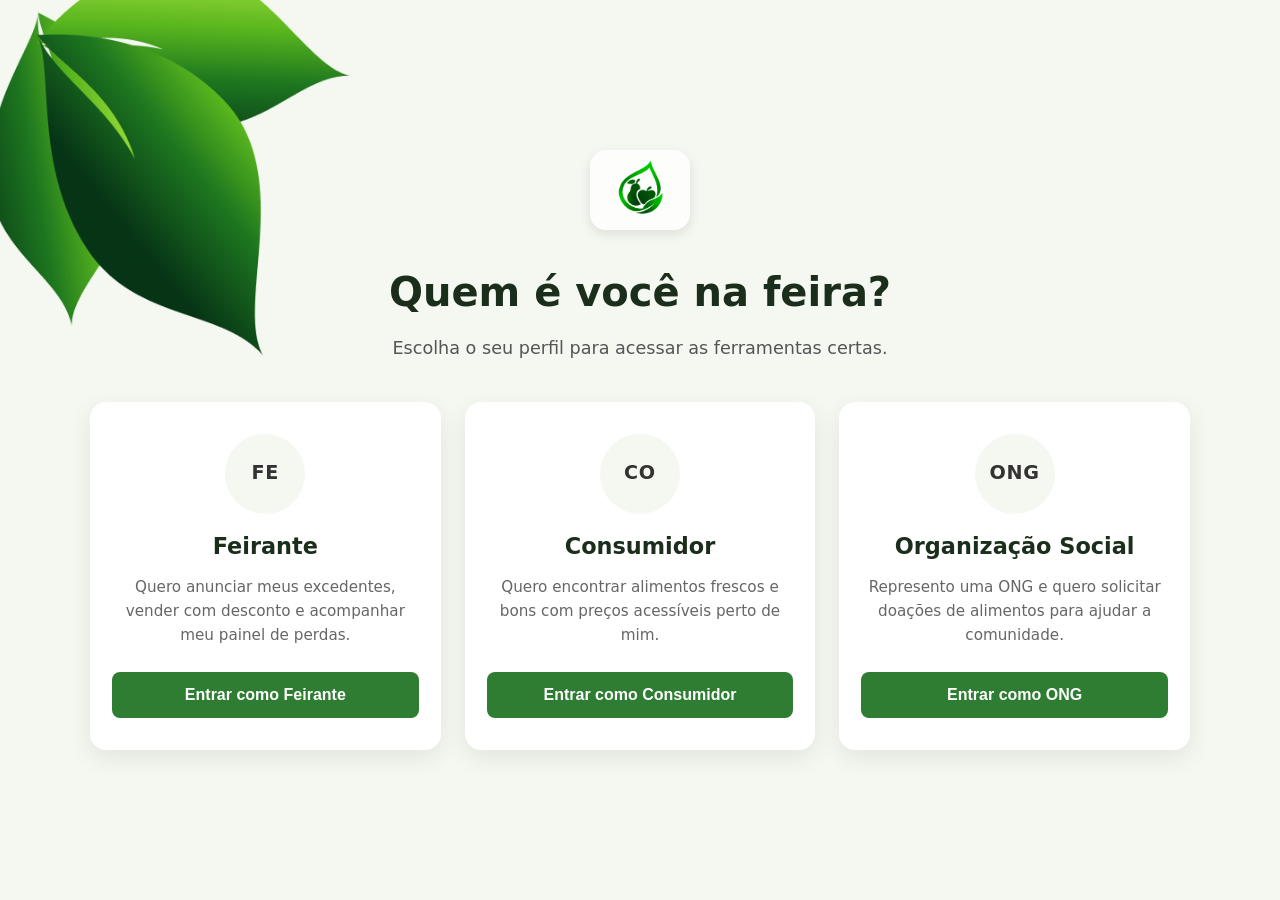
<file: index.html>
<!DOCTYPE html>
<!-- Esta é a primeira tela: nela a pessoa escolhe se vai usar o site como feirante, consumidor ou ONG. -->
<html lang="pt-BR">
<head>
  <meta charset="UTF-8" />
  <meta name="viewport" content="width=device-width, initial-scale=1.0" />
  <title>Início — FeiraCircular</title>
  
  <!-- LINHA DO PWA AQUI -->
  <!-- O manifesto informa ao navegador como instalar o site como aplicativo. -->
  <link rel="manifest" href="manifest.json" />

  <!-- Este CSS cuida do fundo e dos cartões de escolha de perfil. -->
  <link rel="stylesheet" href="CSS/style.css" />
</head>
<body class="tela-selecao">

  <div class="container">
    
    <!-- Logo Centralizada -->
    <div class="logo-container">
      <img src="IMG/LogoSemFundo.png" alt="Logo FeiraCircular" class="logo-grande">
    </div>

    <div class="page-header">
      <h1>Quem é você na feira?</h1>
      <p>Escolha o seu perfil para acessar as ferramentas certas.</p>
    </div>

    <!-- Cartões de Perfil -->
    <!-- Cada cartão salva um perfil e leva a pessoa para a tela inicial. -->
    <div class="grid-perfis">
      
      <!-- Cartão Feirante -->
      <div class="card-perfil" onclick="selecionarPerfil('feirante')">
        <div class="icone" aria-hidden="true">FE</div>
        <h2>Feirante</h2>
        <p>Quero anunciar meus excedentes, vender com desconto e acompanhar meu painel de perdas.</p>
        <button class="btn btn--primary">Entrar como Feirante</button>
      </div>

      <!-- Cartão Consumidor -->
      <div class="card-perfil" onclick="selecionarPerfil('cliente')">
        <div class="icone" aria-hidden="true">CO</div>
        <h2>Consumidor</h2>
        <p>Quero encontrar alimentos frescos e bons com preços acessíveis perto de mim.</p>
        <button class="btn btn--primary">Entrar como Consumidor</button>
      </div>

      <!-- Cartão ONG -->
      <div class="card-perfil" onclick="selecionarPerfil('ong')">
        <div class="icone" aria-hidden="true">ONG</div>
        <h2>Organização Social</h2>
        <p>Represento uma ONG e quero solicitar doações de alimentos para ajudar a comunidade.</p>
        <button class="btn btn--primary">Entrar como ONG</button>
      </div>

    </div>

  </div>
  <!-- Este script guarda o perfil escolhido e abre a página inicial. -->
  <script src="JS/script.js"></script>
</body>
</html>
</file>
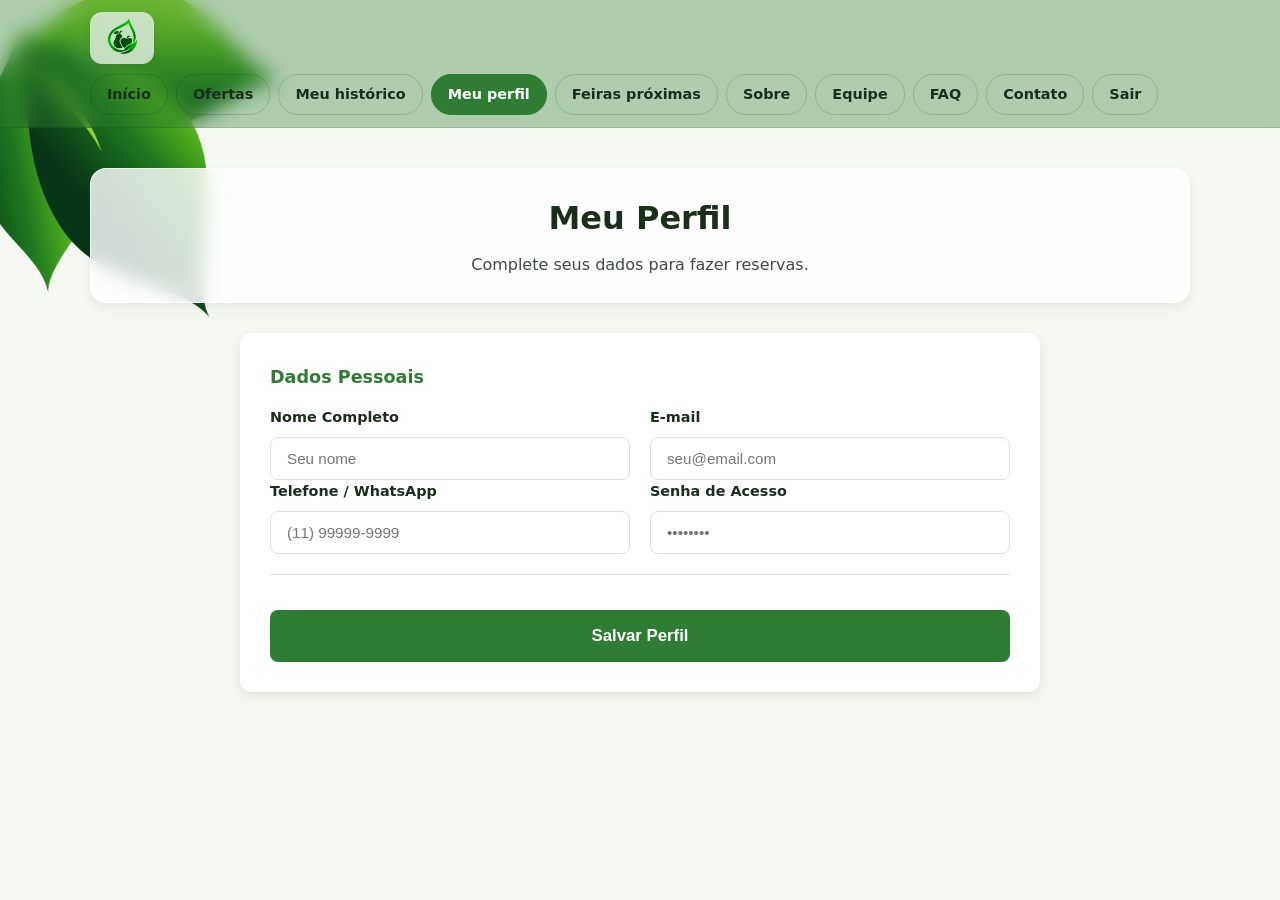
<file: cadastro-usuario.html>
<!DOCTYPE html>
<!-- Formulário do perfil: os campos extras aparecem conforme o tipo de usuário. -->
<html lang="pt-BR">
<head>
  <meta charset="UTF-8" />
  <meta name="viewport" content="width=device-width, initial-scale=1.0" />
  <title>Meu Perfil — FeiraCircular</title>
  <link rel="stylesheet" href="CSS/cadastro-usuario.css" />
  <link rel="stylesheet" href="CSS/navegacao.css" />
  <link rel="manifest" href="manifest.json" />
</head>
<body>

  <!-- HEADER DINÂMICO (O JS vai injetar os botões certos aqui dentro) -->
  <header class="header">
    <div class="container header__inner">
      <a href="inicio.html" class="logo">
        <img src="IMG/LogoSemFundo.png" alt="Logo" class="logo-img">
      </a>
      <button class="menu-hamburger" type="button" data-menu-toggle aria-controls="menu-dinamico" aria-expanded="false" aria-label="Abrir menu">
        <span aria-hidden="true">☰</span>
      </button>
      <nav class="nav" id="menu-dinamico">
        <!-- O JS vai preencher os links baseados no tipo de usuário -->
      </nav>
    </div>
  </header>

  <main class="container main">
    <div class="page-header">
      <h1>Meu Perfil</h1>
      <p id="subtitulo-perfil">Complete seus dados para continuar.</p>
    </div>

    <div class="form-container">
      <form id="form-usuario">
        
        <!-- Dados Básicos (Todos preenchem) -->
        <div class="form-section">
          <h2>Dados Pessoais</h2>
          <div class="form-row">
            <label>
              Nome Completo
              <input type="text" name="nome" required placeholder="Seu nome" />
            </label>
            <label>
              E-mail
              <input type="email" name="email" required placeholder="seu@email.com" />
            </label>
          </div>
          <div class="form-row">
            <label>
              Telefone / WhatsApp
              <input type="tel" name="telefone" required placeholder="(11) 99999-9999" />
            </label>
            <label>
              Senha de Acesso
              <input type="password" name="senha" required placeholder="••••••••" />
            </label>
          </div>
        </div>

        <!-- Campos Exclusivos do FEIRANTE (Escondidos por padrão) -->
        <!-- O JS mostra esta seção apenas para quem escolheu o perfil de feirante. -->
        <div class="form-section" id="secao-feirante" style="display: none;">
          <h2>Dados da Barraca</h2>
          <div class="form-row">
            <label>
              Nome da Barraca
              <input type="text" name="nomeBarraca" placeholder="Ex.: Barraca do Zé" />
            </label>
            <label>
              Feira onde trabalha
              <input type="text" name="localFeira" placeholder="Ex.: Feira da Vila Mariana" />
            </label>
          </div>
        </div>

        <!-- Campos Exclusivos da ONG (Escondidos por padrão) -->
        <!-- O JS mostra esta seção apenas para quem escolheu o perfil de ONG. -->
        <div class="form-section" id="secao-ong" style="display: none;">
          <h2>Dados da Organização</h2>
          <div class="form-row">
            <label>
              CNPJ
              <input type="text" name="cnpj" placeholder="00.000.000/0000-00" />
            </label>
            <label>
              Área de Atuação
              <input type="text" name="atuacao" placeholder="Ex.: Combate à fome" />
            </label>
          </div>
        </div>

        <button type="submit" class="btn btn--primary">Salvar Perfil</button>
      </form>
    </div>
  </main>

  <!-- O primeiro arquivo cria o menu; o segundo controla este formulário. -->
  <script src="JS/auth.js"></script>
  <script src="JS/cadastro-usuario.js"></script>
</body>
</html>
</file>
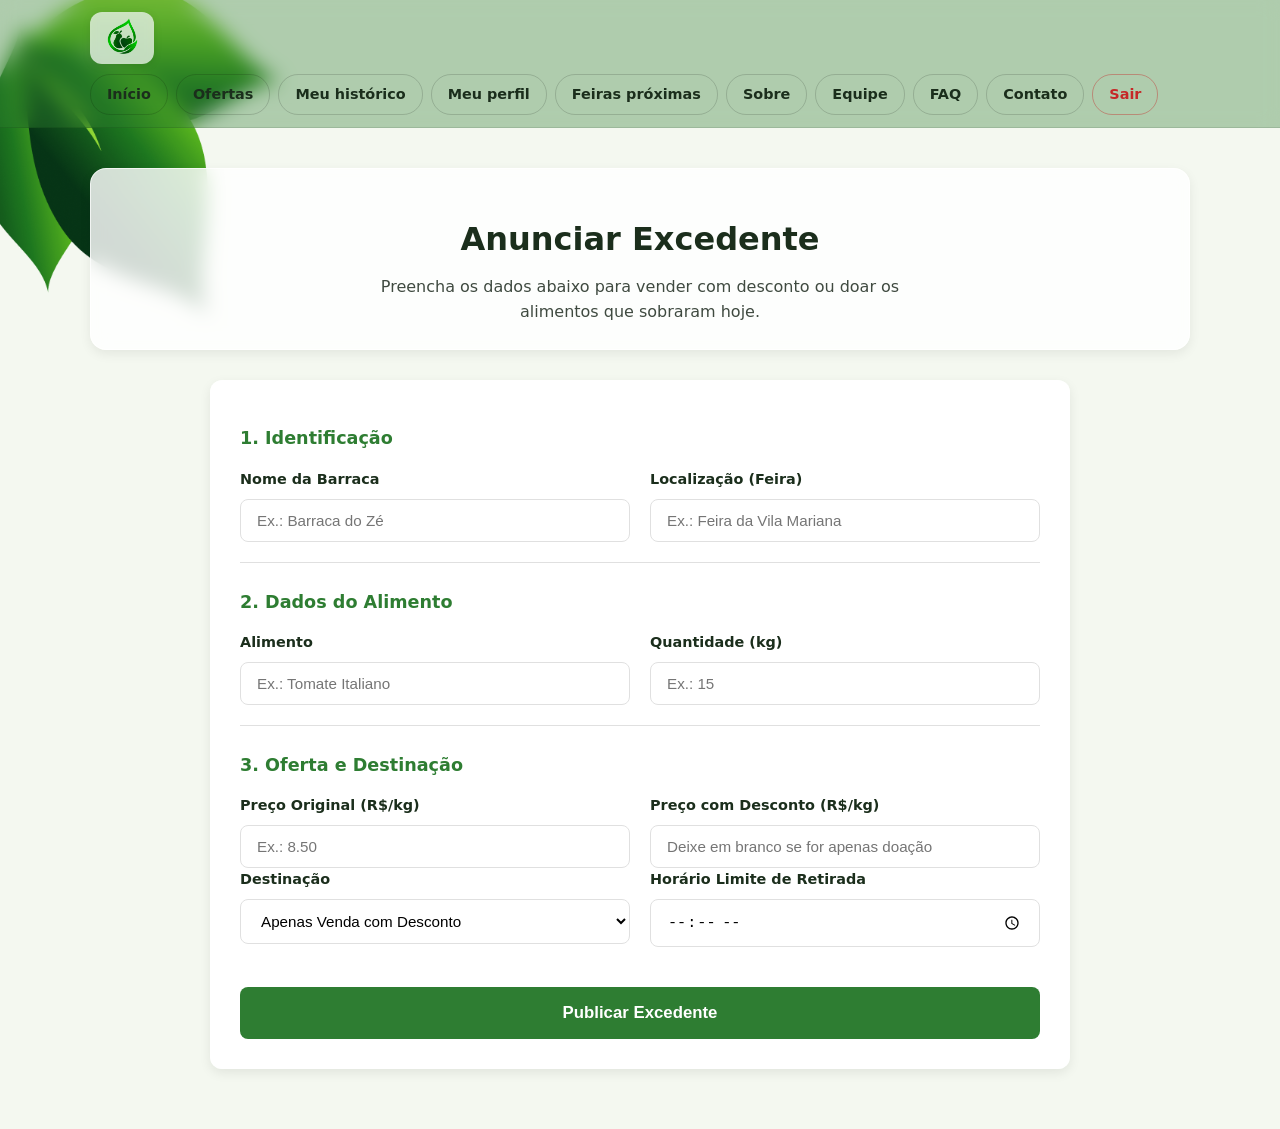
<file: cadastro.html>
<!DOCTYPE html>
<!-- Formulário usado pelo feirante para publicar alimentos disponíveis para venda ou doação. -->
<html lang="pt-BR">
<head>
  <meta charset="UTF-8" />
  <meta name="viewport" content="width=device-width, initial-scale=1.0" />
  <title>Anunciar Excedente — FeiraCircular</title>
  <link rel="stylesheet" href="CSS/cadastro.css" />
  <link rel="stylesheet" href="CSS/navegacao.css" />
  <link rel="manifest" href="manifest.json" />
</head>
<body>

  <header class="header">
    <div class="container header__inner">
      <a href="inicio.html" class="logo">
        <img src="IMG/LogoSemFundo.png" alt="Logo" class="logo-img">
      </a>
      <button class="menu-hamburger" type="button" data-menu-toggle aria-controls="menu-dinamico" aria-expanded="false" aria-label="Abrir menu">
        <span aria-hidden="true">☰</span>
      </button>
      <!-- O ID menu-dinamico é essencial aqui -->
      <nav class="nav" id="menu-dinamico"></nav>
    </div>
  </header>

  <main class="container main">
    <div class="page-header">
      <h1>Anunciar Excedente</h1>
      <p>Preencha os dados abaixo para vender com desconto ou doar os alimentos que sobraram hoje.</p>
    </div>

    <div class="form-container">
      <!-- Os campos com "required" precisam ser preenchidos antes da publicação. -->
      <form id="form-cadastro">
        <div class="form-section">
          <h2>1. Identificação</h2>
          <div class="form-row">
            <label>Nome da Barraca <input type="text" name="barraca" required placeholder="Ex.: Barraca do Zé" /></label>
            <label>Localização (Feira) <input type="text" name="local" required placeholder="Ex.: Feira da Vila Mariana" /></label>
          </div>
        </div>

        <div class="form-section">
          <h2>2. Dados do Alimento</h2>
          <div class="form-row">
            <label>Alimento <input type="text" name="alimento" required placeholder="Ex.: Tomate Italiano" /></label>
            <label>Quantidade (kg) <input type="number" name="quantidade" min="0.5" step="0.5" required placeholder="Ex.: 15" /></label>
          </div>
        </div>

        <div class="form-section">
          <h2>3. Oferta e Destinação</h2>
          <div class="form-row">
            <label>Preço Original (R$/kg) <input type="number" name="precoOriginal" min="0" step="0.01" required placeholder="Ex.: 8.50" /></label>
            <label>Preço com Desconto (R$/kg) <input type="number" name="precoDesconto" min="0" step="0.01" placeholder="Deixe em branco se for apenas doação" /></label>
          </div>
          <div class="form-row">
            <label>Destinação
              <select name="tipo" required id="select-tipo">
                <option value="venda">Apenas Venda com Desconto</option>
                <option value="doacao">Apenas Doação</option>
                <option value="ambos">Ambos (Venda e Doação)</option>
              </select>
            </label>
            <label>Horário Limite de Retirada <input type="time" name="horario" required /></label>
          </div>
        </div>

        <button type="submit" class="btn btn--primary">Publicar Excedente</button>
      </form>
    </div>
  </main>

  <!-- auth.js deve carregar primeiro porque cadastro.js usa a função de menu definida nele. -->
  <script src="JS/auth.js"></script>
  <script src="JS/cadastro.js"></script>
</body>
</html>
</file>
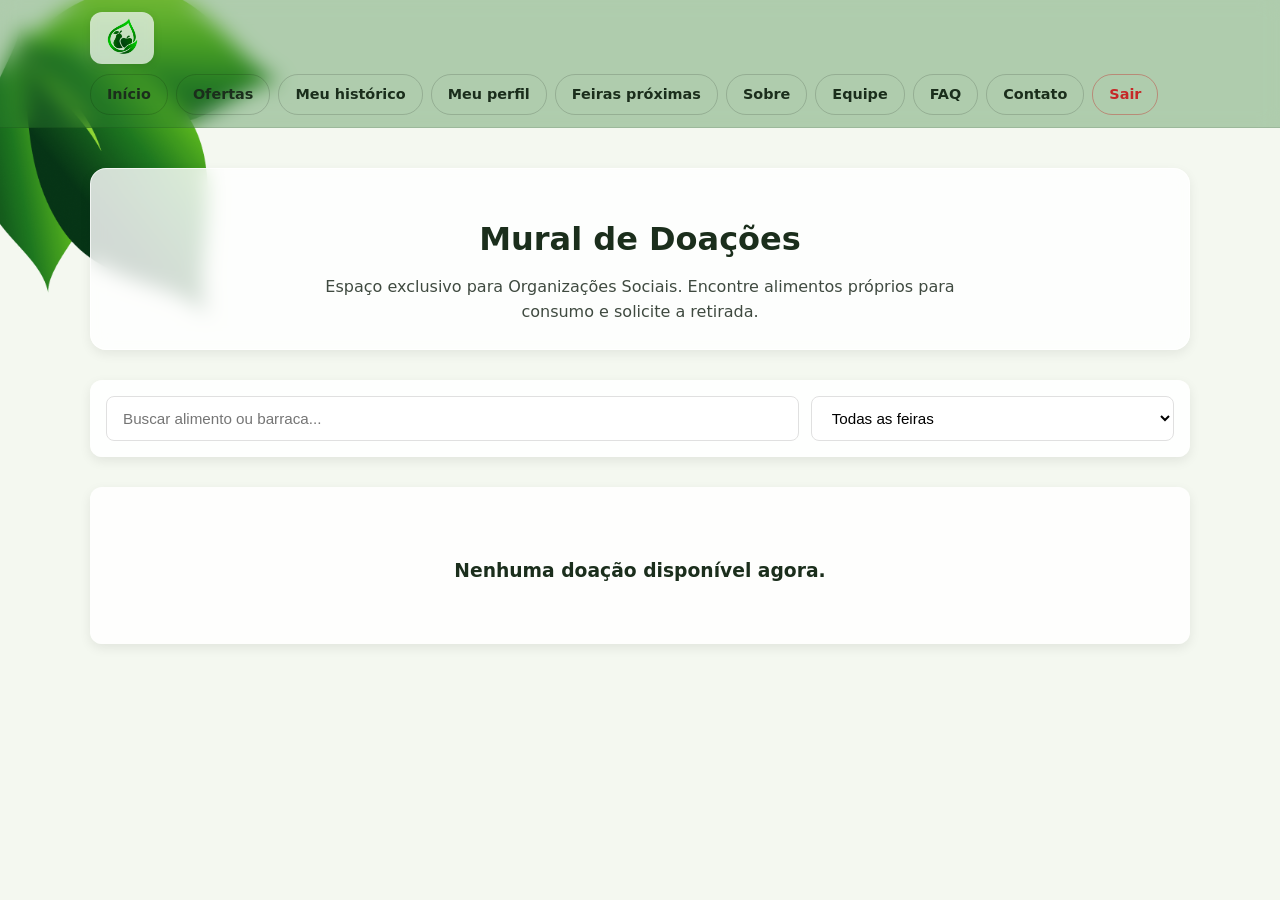
<file: doacoes.html>
<!DOCTYPE html>
<!-- Mural para ONGs consultarem alimentos que os feirantes disponibilizaram para doação. -->
<html lang="pt-BR">
<head>
  <meta charset="UTF-8" />
  <meta name="viewport" content="width=device-width, initial-scale=1.0" />
  <title>Doações — FeiraCircular</title>
  <link rel="stylesheet" href="CSS/doacoes.css" />
  <link rel="stylesheet" href="CSS/navegacao.css" />
  <link rel="manifest" href="manifest.json" />
</head>
<body>
  <header class="header">
    <div class="container header__inner">
      <a href="inicio.html" class="logo"><img src="IMG/LogoSemFundo.png" alt="Logo" class="logo-img"></a>
      <button class="menu-hamburger" type="button" data-menu-toggle aria-controls="menu-dinamico" aria-expanded="false" aria-label="Abrir menu">
        <span aria-hidden="true">☰</span>
      </button>
      <nav class="nav" id="menu-dinamico"></nav>
    </div>
  </header>

  <main class="container main">
    <div class="page-header">
      <h1>Mural de Doações</h1>
      <p>Espaço exclusivo para Organizações Sociais. Encontre alimentos próprios para consumo e solicite a retirada.</p>
    </div>

    <!-- A busca e o seletor de feira filtram as doações mostradas abaixo. -->
    <section class="filtros">
      <input type="text" id="filtro-busca" placeholder="Buscar alimento ou barraca..." />
      <select id="filtro-feira"><option value="todas">Todas as feiras</option></select>
    </section>

    <!-- JS/doacoes.js cria os cartões de doação dentro desta seção. -->
    <section class="grid-ofertas" id="lista-doacoes"></section>
    <div id="msg-vazio" class="msg-vazio" style="display: none;">
      <h3>Nenhuma doação disponível agora.</h3>
    </div>
  </main>

  <!-- auth.js monta o menu; doacoes.js permite filtrar e solicitar alimentos. -->
  <script src="JS/auth.js"></script>
  <script src="JS/doacoes.js"></script>
</body>
</html>
</file>
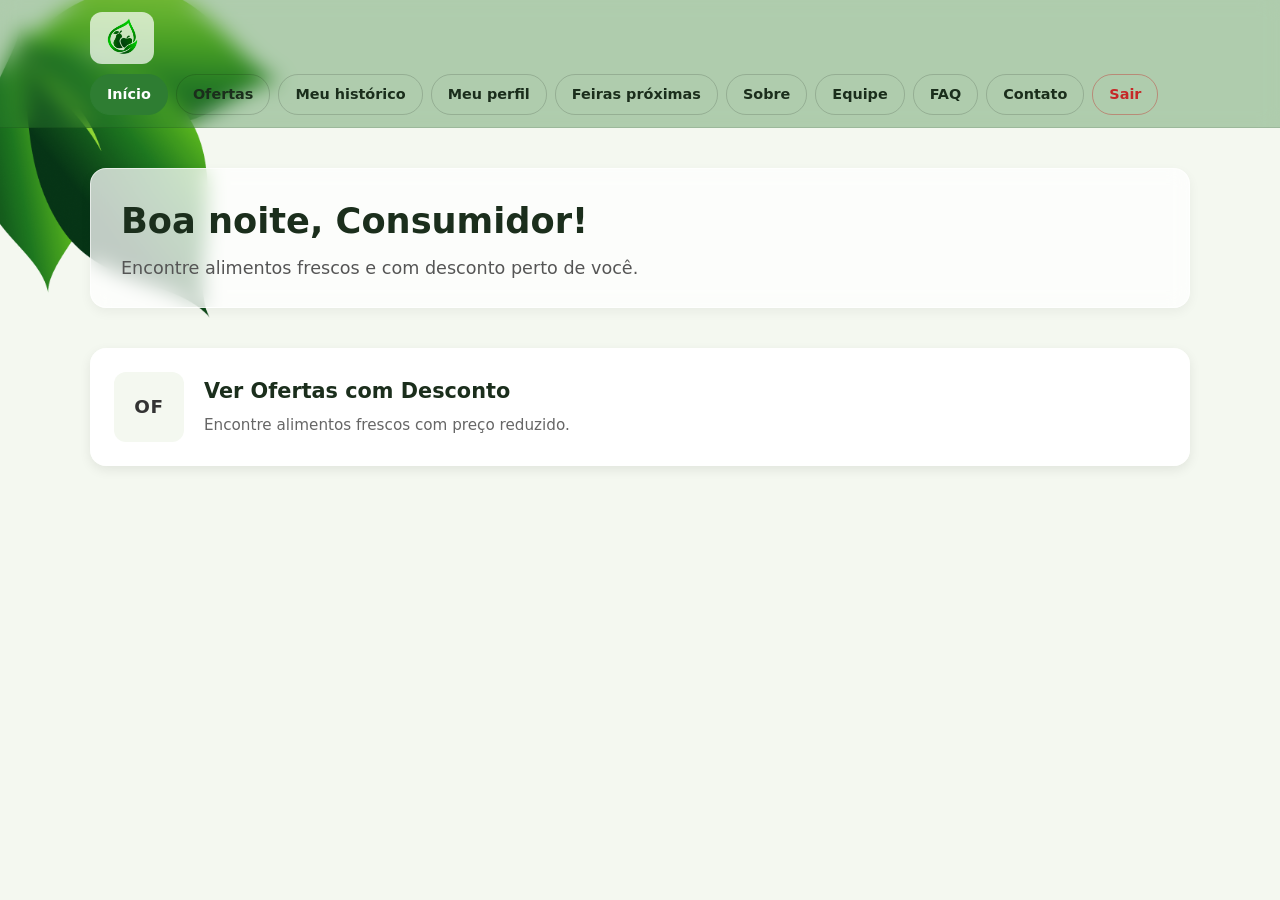
<file: inicio.html>
<!DOCTYPE html>
<!-- Página de entrada após a escolha do perfil; o conteúdo muda conforme quem está usando. -->
<html lang="pt-BR">
<head>
  <meta charset="UTF-8" />
  <meta name="viewport" content="width=device-width, initial-scale=1.0" />
  <title>Início — FeiraCircular</title>
  <link rel="stylesheet" href="CSS/inicio.css" />
  <link rel="stylesheet" href="CSS/navegacao.css" />
  <link rel="manifest" href="manifest.json" />
</head>
<body>
  <!-- O JavaScript preenche este menu com os links permitidos para cada perfil. -->
  <header class="header">
    <div class="container header__inner">
      <a href="inicio.html" class="logo"><img src="IMG/LogoSemFundo.png" alt="Logo" class="logo-img"></a>
      <button class="menu-hamburger" type="button" data-menu-toggle aria-controls="menu-dinamico" aria-expanded="false" aria-label="Abrir menu">
        <span aria-hidden="true">☰</span>
      </button>
      <nav class="nav" id="menu-dinamico"></nav>
    </div>
  </header>

  <!-- Saudação, atalhos e resumo são preenchidos pelo JS/inicio.js. -->
  <main class="container main">
    <div class="welcome-section">
      <h1 id="saudacao">Carregando...</h1>
      <p id="subtitulo-saudacao"></p>
    </div>
    <div class="acoes-rapidas" id="acoes-rapidas"></div>
    <div class="resumo-dia" id="resumo-dia" style="display: none;"></div>
  </main>

  <!-- auth.js monta o menu; inicio.js escolhe a saudação e os atalhos. -->
  <script src="JS/auth.js"></script>
  <script src="JS/inicio.js"></script>
</body>
</html>
</file>
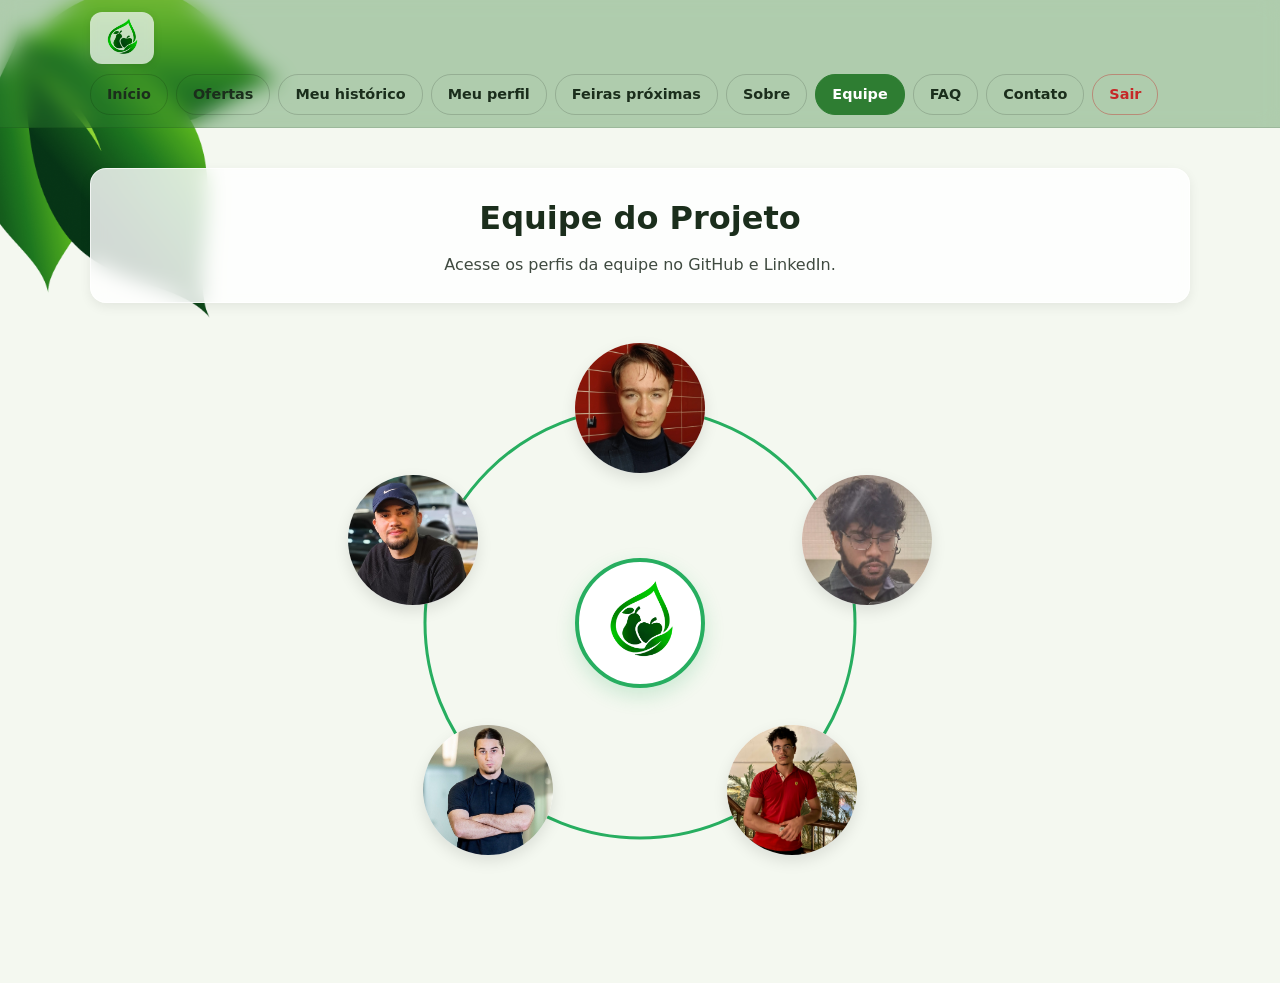
<file: integrantes.html>
<!DOCTYPE html>
<!-- Apresenta a equipe do projeto com fotos e links para os perfis profissionais. -->
<html lang="pt-BR">
<head>
  <meta charset="UTF-8" />
  <meta name="viewport" content="width=device-width, initial-scale=1.0" />
  <title>Integrantes — FeiraCircular</title>
  <link rel="stylesheet" href="CSS/inicio.css" />
  <link rel="stylesheet" href="CSS/cadastro.css" />
  <link rel="stylesheet" href="CSS/integrantes.css" />
  <link rel="stylesheet" href="CSS/navegacao.css" />
</head>
<body>

  <!-- HEADER DINÂMICO -->
  <header class="header">
    <div class="container header__inner">
      <a href="inicio.html" class="logo">
        <img src="IMG/LogoSemFundo.png" alt="Logo FeiraCircular" class="logo-img">
      </a>
      <button class="menu-hamburger" type="button" data-menu-toggle aria-controls="menu-dinamico" aria-expanded="false" aria-label="Abrir menu">
        <span aria-hidden="true">☰</span>
      </button>
      <!-- auth.js coloca os links de navegação neste espaço. -->
      <nav class="nav" id="menu-dinamico">
        <!-- O JS preenche os links -->
      </nav>
    </div>
  </header>

  <!-- CONTEÚDO PRINCIPAL -->
  <main class="container main">
    <div class="page-header">
      <h1>Equipe do Projeto</h1>
      <p>Acesse os perfis da equipe no GitHub e LinkedIn.</p>
    </div>

    <!-- CONTAINER DO GRÁFICO (CONSTELAÇÃO COM MAIS ESPAÇO) -->
    <!-- O CSS posiciona os cinco integrantes ao redor da logo central. -->
    <div class="constelacao-container">
      
      <!-- Círculo Órbita SVG maior e espaçado (raio 215) -->
      <svg class="orbita-svg" viewBox="0 0 700 580">
        <circle cx="350" cy="290" r="215" class="linha-orbita" />
      </svg>

      <!-- Círculo Central com a Logo Oficial -->
      <div class="circulo-central">
        <img src="IMG/LogoSemFundo.png" alt="Logo FeiraCircular" class="logo-central-img">
      </div>

      <!-- Integrante 1 (Topo) -->
      <div class="no-integrante pos-1">
        <div class="bolinha-foto">
          <img src="IMG/Renato.jpeg" alt="Renato Carvalho Barbosa">
        </div>
        <div class="info-card">
          <h3>Renato Carvalho Barbosa</h3>
          <div class="links-sociais">
            <a href="https://github.com/RenatoCBarbosa" target="_blank" rel="noopener noreferrer">GitHub</a>
            <a href="https://www.linkedin.com/in/renato-barbosa-896b08381/" target="_blank" rel="noopener noreferrer">LinkedIn</a>
          </div>
        </div>
      </div>

      <!-- Integrante 2 (Direita Superior) -->
      <div class="no-integrante pos-2">
        <div class="bolinha-foto">
          <img src="IMG/Leo.jpeg" alt="Leonel Gonçalves de Almeida">
        </div>
        <div class="info-card">
          <h3>Leonel Gonçalves de Almeida</h3>
          <div class="links-sociais">
            <a href="https://github.com/Leo9dois8" target="_blank" rel="noopener noreferrer">GitHub</a>
            <a href="https://www.linkedin.com/in/leonelalmeida/" target="_blank" rel="noopener noreferrer">LinkedIn</a>
          </div>
        </div>
      </div>

      <!-- Integrante 3 (Direita Inferior) -->
      <div class="no-integrante pos-3">
        <div class="bolinha-foto">
          <img src="IMG/Pedro.jpeg" alt="Pedro Silva de Lima">
        </div>
        <div class="info-card">
          <h3>Pedro Silva de Lima</h3>
          <div class="links-sociais">
            <a href="https://github.com/pedrosilvadelima2206-ux" target="_blank" rel="noopener noreferrer">GitHub</a>
          </div>
        </div>
      </div>

      <!-- Integrante 4 (Esquerda Inferior) -->
      <div class="no-integrante pos-4">
        <div class="bolinha-foto">
          <img src="IMG/Arthur.jpeg" alt="Arthur Lopes da Silva">
        </div>
        <div class="info-card">
          <h3>Arthur Lopes da Silva</h3>
          <div class="links-sociais">
            <a href="https://github.com/ArthurLope5S" target="_blank" rel="noopener noreferrer">GitHub</a>
            <a href="https://www.linkedin.com/in/arthur-lopes-943814263/" target="_blank" rel="noopener noreferrer">LinkedIn</a>
          </div>
        </div>
      </div>

      <!-- Integrante 5 (Esquerda Superior) -->
      <div class="no-integrante pos-5">
        <div class="bolinha-foto">
          <img src="IMG/Bruno.jpeg" alt="Bruno Correia da Silva">
        </div>
        <div class="info-card">
          <h3>Bruno Correia da Silva</h3>
          <div class="links-sociais">
            <a href="https://github.com/Beloot" target="_blank" rel="noopener noreferrer">GitHub</a>
            <a href="https://www.linkedin.com/in/bruno-correia-54a96b42a/" target="_blank" rel="noopener noreferrer">LinkedIn</a>
          </div>
        </div>
      </div>

    </div>
  </main>

  <!-- auth.js monta o menu usado nesta página. -->
  <script src="JS/auth.js"></script>
</body>
</html>
</file>
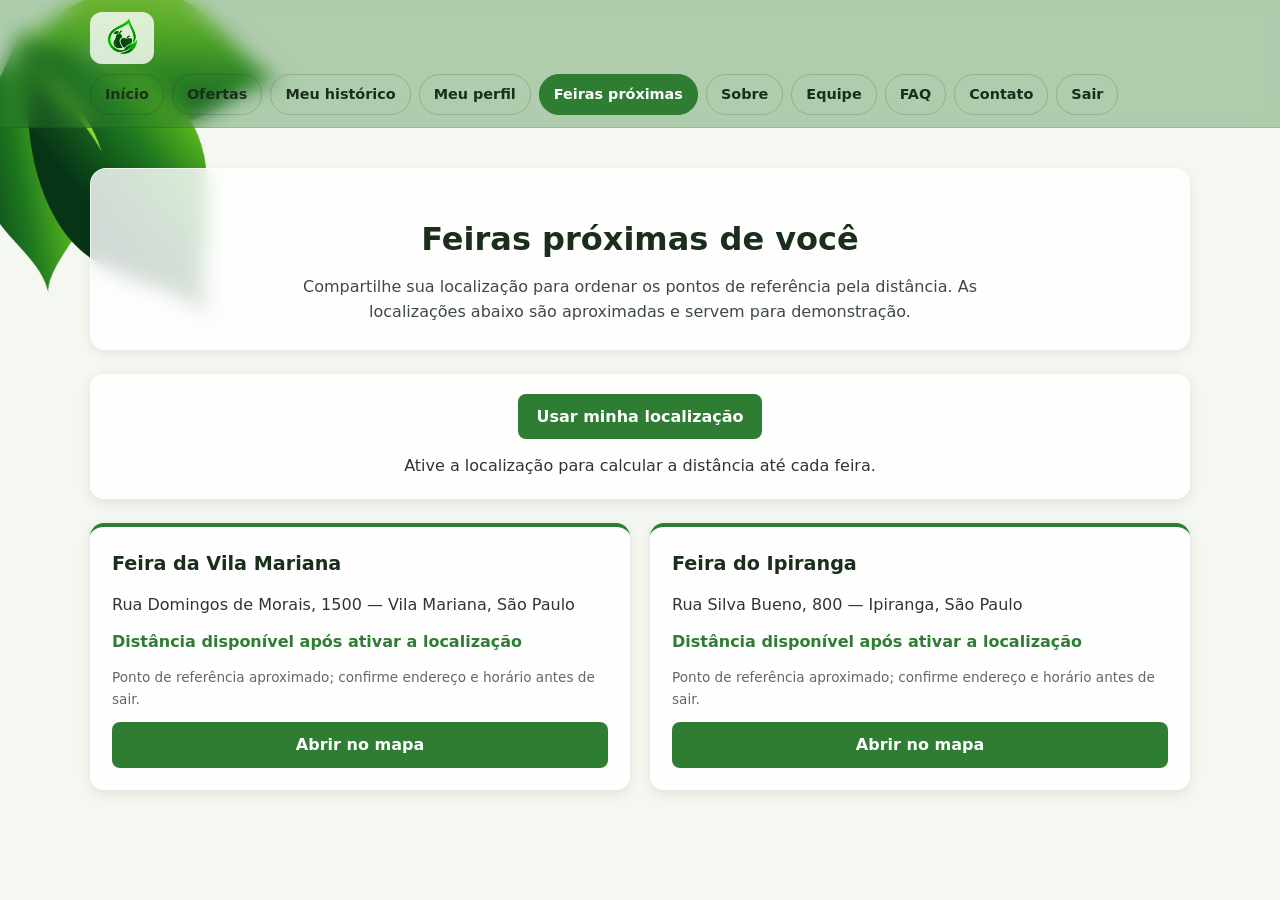
<file: localizador.html>
<!DOCTYPE html>
<!-- Localizador de demonstração: pede permissão para mostrar distâncias aproximadas até feiras. -->
<html lang="pt-BR">
<head>
  <meta charset="UTF-8" />
  <meta name="viewport" content="width=device-width, initial-scale=1.0" />
  <meta name="theme-color" content="#2e7d32" />
  <title>Feiras próximas — FeiraCircular</title>
  <link rel="stylesheet" href="CSS/localizador.css" />
  <link rel="stylesheet" href="CSS/navegacao.css" />
  <link rel="manifest" href="manifest.json" />
</head>
<body>
  <header class="header">
    <div class="container header__inner">
      <a href="inicio.html" class="logo">
        <img src="IMG/LogoSemFundo.png" alt="FeiraCircular — início" class="logo-img">
      </a>
      <button class="menu-hamburger" type="button" data-menu-toggle aria-controls="menu-dinamico" aria-expanded="false" aria-label="Abrir menu">
        <span aria-hidden="true">☰</span>
      </button>
      <nav class="nav" id="menu-dinamico" aria-label="Navegação principal"></nav>
    </div>
  </header>

  <main class="container main">
    <header class="page-header">
      <h1>Feiras próximas de você</h1>
      <p>Compartilhe sua localização para ordenar os pontos de referência pela distância. As localizações abaixo são aproximadas e servem para demonstração.</p>
    </header>

    <!-- O navegador só compartilha a posição após a pessoa clicar e autorizar. -->
    <section class="localizador-acoes" aria-label="Localização">
      <button type="button" class="btn" id="btn-localizacao">Usar minha localização</button>
      <p class="localizador-status" id="localizador-status" role="status" aria-live="polite">
        Ative a localização para calcular a distância até cada feira.
      </p>
    </section>

    <!-- localizador.js desenha os cartões das feiras e seus links de mapa neste espaço. -->
    <section class="grid-feiras" id="lista-feiras" aria-label="Feiras cadastradas"></section>
  </main>

  <!-- auth.js cuida do menu; localizador.js calcula distâncias e monta os cartões. -->
  <script src="JS/auth.js"></script>
  <script src="JS/localizador.js"></script>
</body>
</html>
</file>
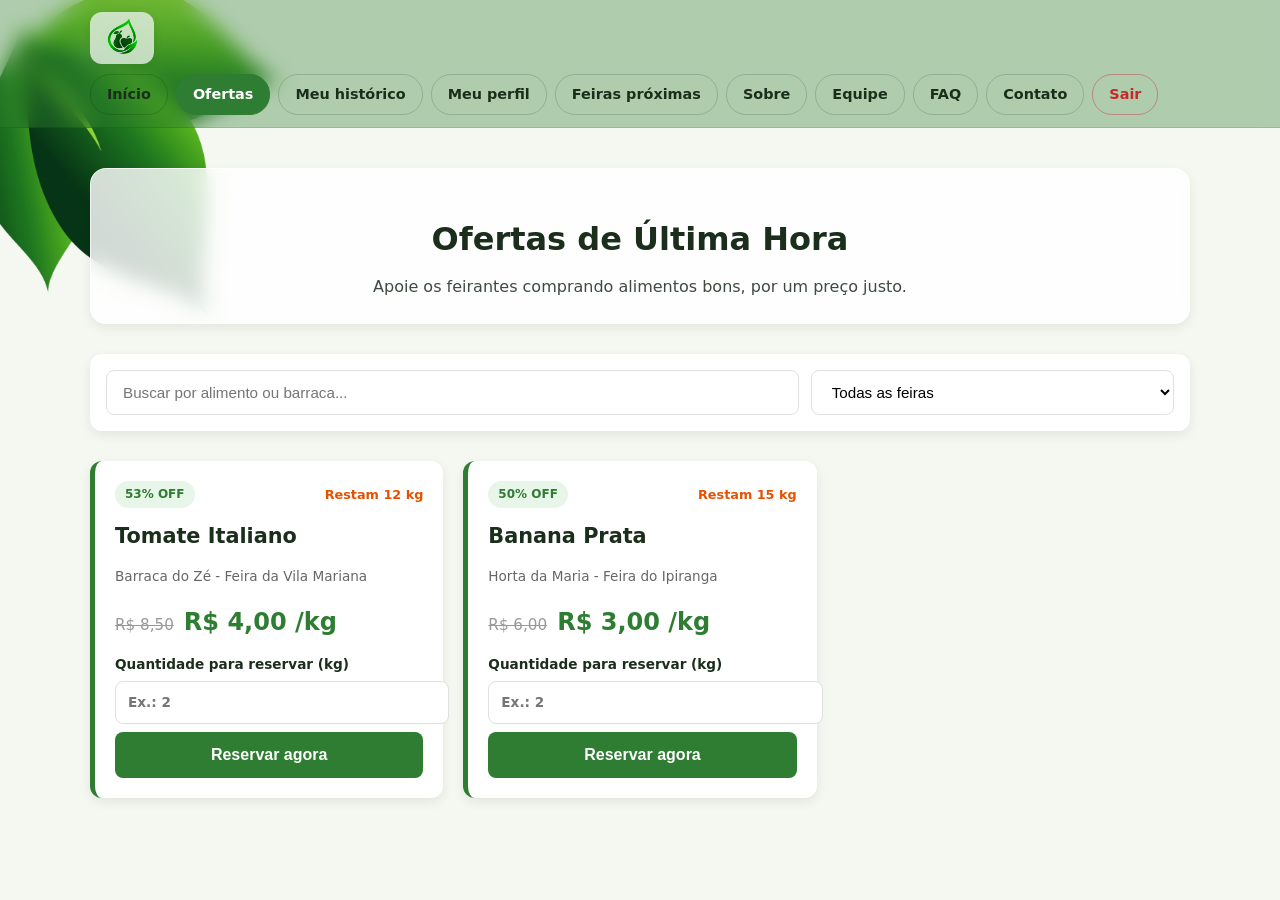
<file: ofertas.html>
<!DOCTYPE html>
<!-- Vitrine de alimentos anunciados para venda com desconto. -->
<html lang="pt-BR">
<head>
  <meta charset="UTF-8" />
  <meta name="viewport" content="width=device-width, initial-scale=1.0" />
  <title>Ofertas — FeiraCircular</title>
  <link rel="stylesheet" href="CSS/ofertas.css" />
  <link rel="stylesheet" href="CSS/navegacao.css" />
  <link rel="manifest" href="manifest.json" />
</head>
<body>
  <header class="header">
    <div class="container header__inner">
      <a href="inicio.html" class="logo"><img src="IMG/LogoSemFundo.png" alt="Logo" class="logo-img"></a>
      <button class="menu-hamburger" type="button" data-menu-toggle aria-controls="menu-dinamico" aria-expanded="false" aria-label="Abrir menu">
        <span aria-hidden="true">☰</span>
      </button>
      <nav class="nav" id="menu-dinamico"></nav>
    </div>
  </header>

  <main class="container main">
    <div class="page-header">
      <h1>Ofertas de Última Hora</h1>
      <p>Apoie os feirantes comprando alimentos bons, por um preço justo.</p>
    </div>

    <!-- Estes controles filtram os cartões criados em JS/ofertas.js. -->
    <section class="filtros">
      <input type="text" id="filtro-busca" placeholder="Buscar por alimento ou barraca..." />
      <select id="filtro-feira"><option value="todas">Todas as feiras</option></select>
    </section>

    <!-- O JavaScript coloca aqui as ofertas e mostra um aviso quando não há resultados. -->
    <section class="grid-ofertas" id="lista-ofertas"></section>
    <div id="msg-vazio" class="msg-vazio" style="display: none;">
      <h3>Nenhuma oferta encontrada.</h3>
    </div>
  </main>

  <!-- auth.js monta o menu; ofertas.js pesquisa, mostra e reserva alimentos. -->
  <script src="JS/auth.js"></script>
  <script src="JS/ofertas.js"></script>
</body>
</html>
</file>
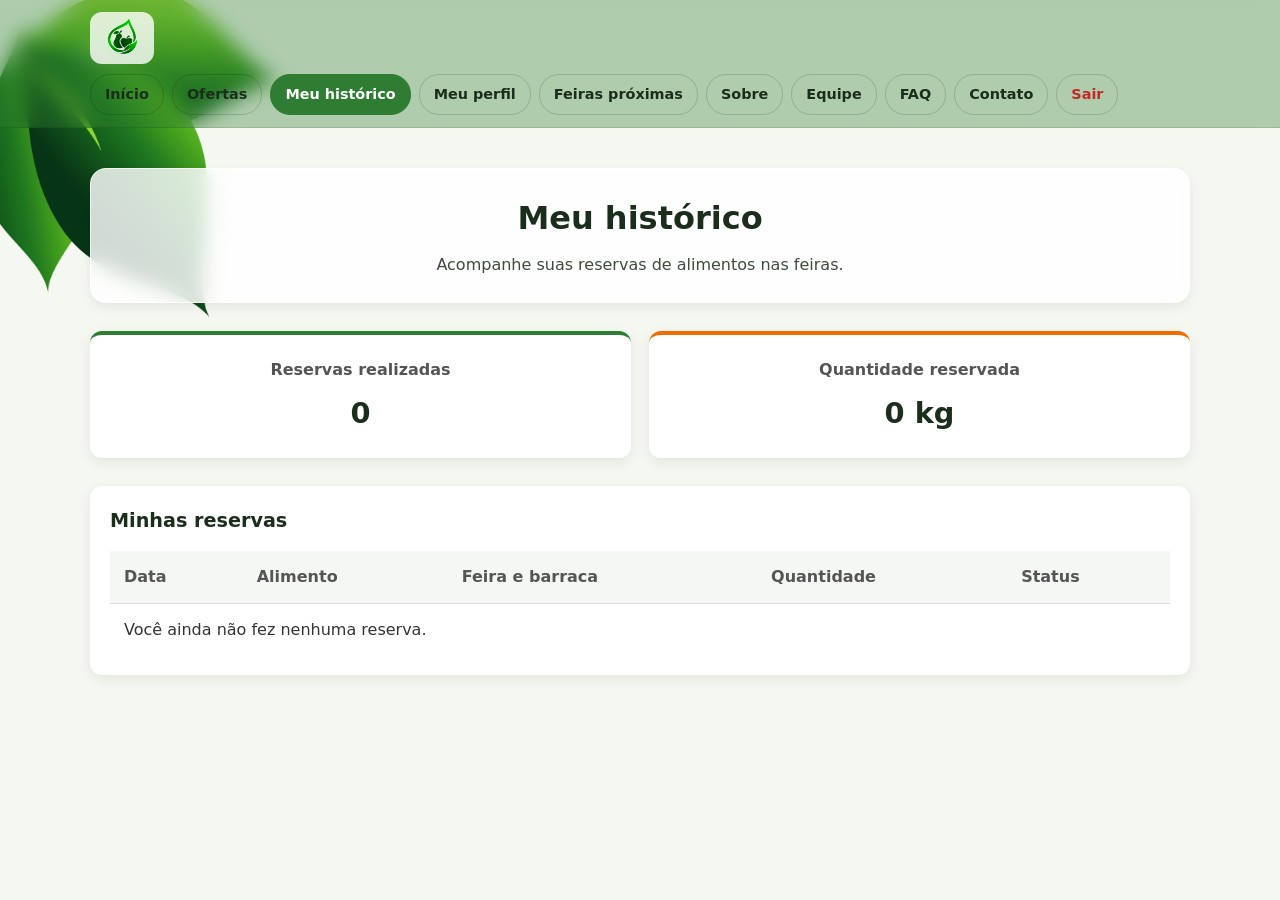
<file: painel-usuario.html>
<!DOCTYPE html>
<!-- Histórico para consumidores e ONGs; os dados exibidos dependem do perfil escolhido. -->
<html lang="pt-BR">
<head>
  <meta charset="UTF-8" />
  <meta name="viewport" content="width=device-width, initial-scale=1.0" />
  <meta name="theme-color" content="#2e7d32" />
  <title>Meu painel — FeiraCircular</title>
  <link rel="stylesheet" href="CSS/painel-usuario.css" />
  <link rel="stylesheet" href="CSS/navegacao.css" />
  <link rel="manifest" href="manifest.json" />
</head>
<body>
  <header class="header">
    <div class="container header__inner">
      <a href="inicio.html" class="logo">
        <img src="IMG/LogoSemFundo.png" alt="FeiraCircular — início" class="logo-img">
      </a>
      <button class="menu-hamburger" type="button" data-menu-toggle aria-controls="menu-dinamico" aria-expanded="false" aria-label="Abrir menu">
        <span aria-hidden="true">☰</span>
      </button>
      <nav class="nav" id="menu-dinamico" aria-label="Navegação principal"></nav>
    </div>
  </header>

  <main class="container main">
    <header class="page-header">
      <h1 id="titulo-painel">Meu histórico</h1>
      <p id="descricao-painel">Acompanhe suas reservas de alimentos.</p>
    </header>

    <!-- painel-usuario.js cria aqui os cartões com totais do perfil atual. -->
    <section class="grid-resumo" id="resumo-painel" aria-label="Resumo da atividade"></section>

    <!-- O histórico também é montado pelo JavaScript a partir dos dados locais. -->
    <section class="tabela-container">
      <h2 id="titulo-historico">Minhas reservas</h2>
      <table class="tabela">
        <thead>
          <tr>
            <th>Data</th>
            <th>Alimento</th>
            <th>Feira e barraca</th>
            <th>Quantidade</th>
            <th>Status</th>
          </tr>
        </thead>
        <tbody id="corpo-historico"></tbody>
      </table>
    </section>
  </main>

  <!-- auth.js cria o menu; painel-usuario.js preenche os resumos e a tabela. -->
  <script src="JS/auth.js"></script>
  <script src="JS/painel-usuario.js"></script>
</body>
</html>
</file>
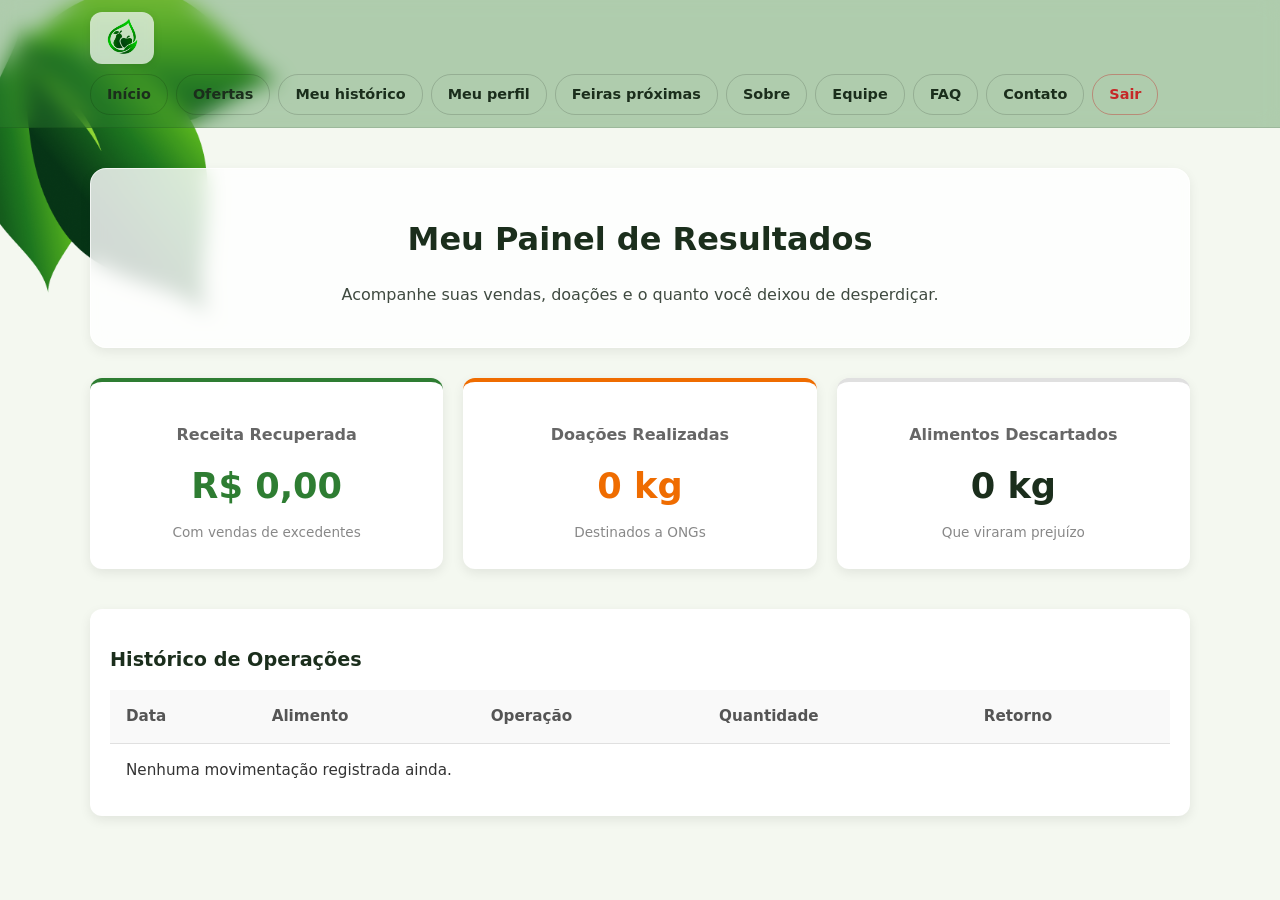
<file: painel.html>
<!DOCTYPE html>
<!-- Painel do feirante: resume os resultados e lista as operações registradas. -->
<html lang="pt-BR">
<head>
  <meta charset="UTF-8" />
  <meta name="viewport" content="width=device-width, initial-scale=1.0" />
  <title>Meu Painel — FeiraCircular</title>
  <link rel="stylesheet" href="CSS/painel.css" />
  <link rel="stylesheet" href="CSS/navegacao.css" />
  <link rel="manifest" href="manifest.json" />
</head>
<body>

  <header class="header">
    <div class="container header__inner">
      <a href="inicio.html" class="logo">
        <img src="IMG/LogoSemFundo.png" alt="Logo" class="logo-img">
      </a>
      <button class="menu-hamburger" type="button" data-menu-toggle aria-controls="menu-dinamico" aria-expanded="false" aria-label="Abrir menu">
        <span aria-hidden="true">☰</span>
      </button>
      <nav class="nav" id="menu-dinamico"></nav>
    </div>
  </header>

  <main class="container main">
    <div class="page-header">
      <h1>Meu Painel de Resultados</h1>
      <p>Acompanhe suas vendas, doações e o quanto você deixou de desperdiçar.</p>
    </div>

    <!-- Os valores destes cartões são calculados a partir do histórico do navegador. -->
    <div class="grid-resumo">
      <div class="card-resumo verde">
        <h3>Receita Recuperada</h3>
        <span id="res-receita">R$ 0,00</span>
        <small>Com vendas de excedentes</small>
      </div>
      <div class="card-resumo laranja">
        <h3>Doações Realizadas</h3>
        <span id="res-doacoes">0 kg</span>
        <small>Destinados a ONGs</small>
      </div>
      <div class="card-resumo cinza">
        <h3>Alimentos Descartados</h3>
        <span id="res-descarte">0 kg</span>
        <small>Que viraram prejuízo</small>
      </div>
    </div>

    <!-- painel.js preenche as linhas da tabela usando os dados salvos localmente. -->
    <div class="tabela-container">
      <h2>Histórico de Operações</h2>
      <table class="tabela">
        <thead>
          <tr><th>Data</th><th>Alimento</th><th>Operação</th><th>Quantidade</th><th>Retorno</th></tr>
        </thead>
        <tbody id="corpo-tabela"></tbody>
      </table>
    </div>
  </main>

  <!-- auth.js fornece o menu e painel.js calcula os totais e monta o histórico. -->
  <script src="JS/auth.js"></script>
  <script src="JS/painel.js"></script>
</body>
</html>
</file>
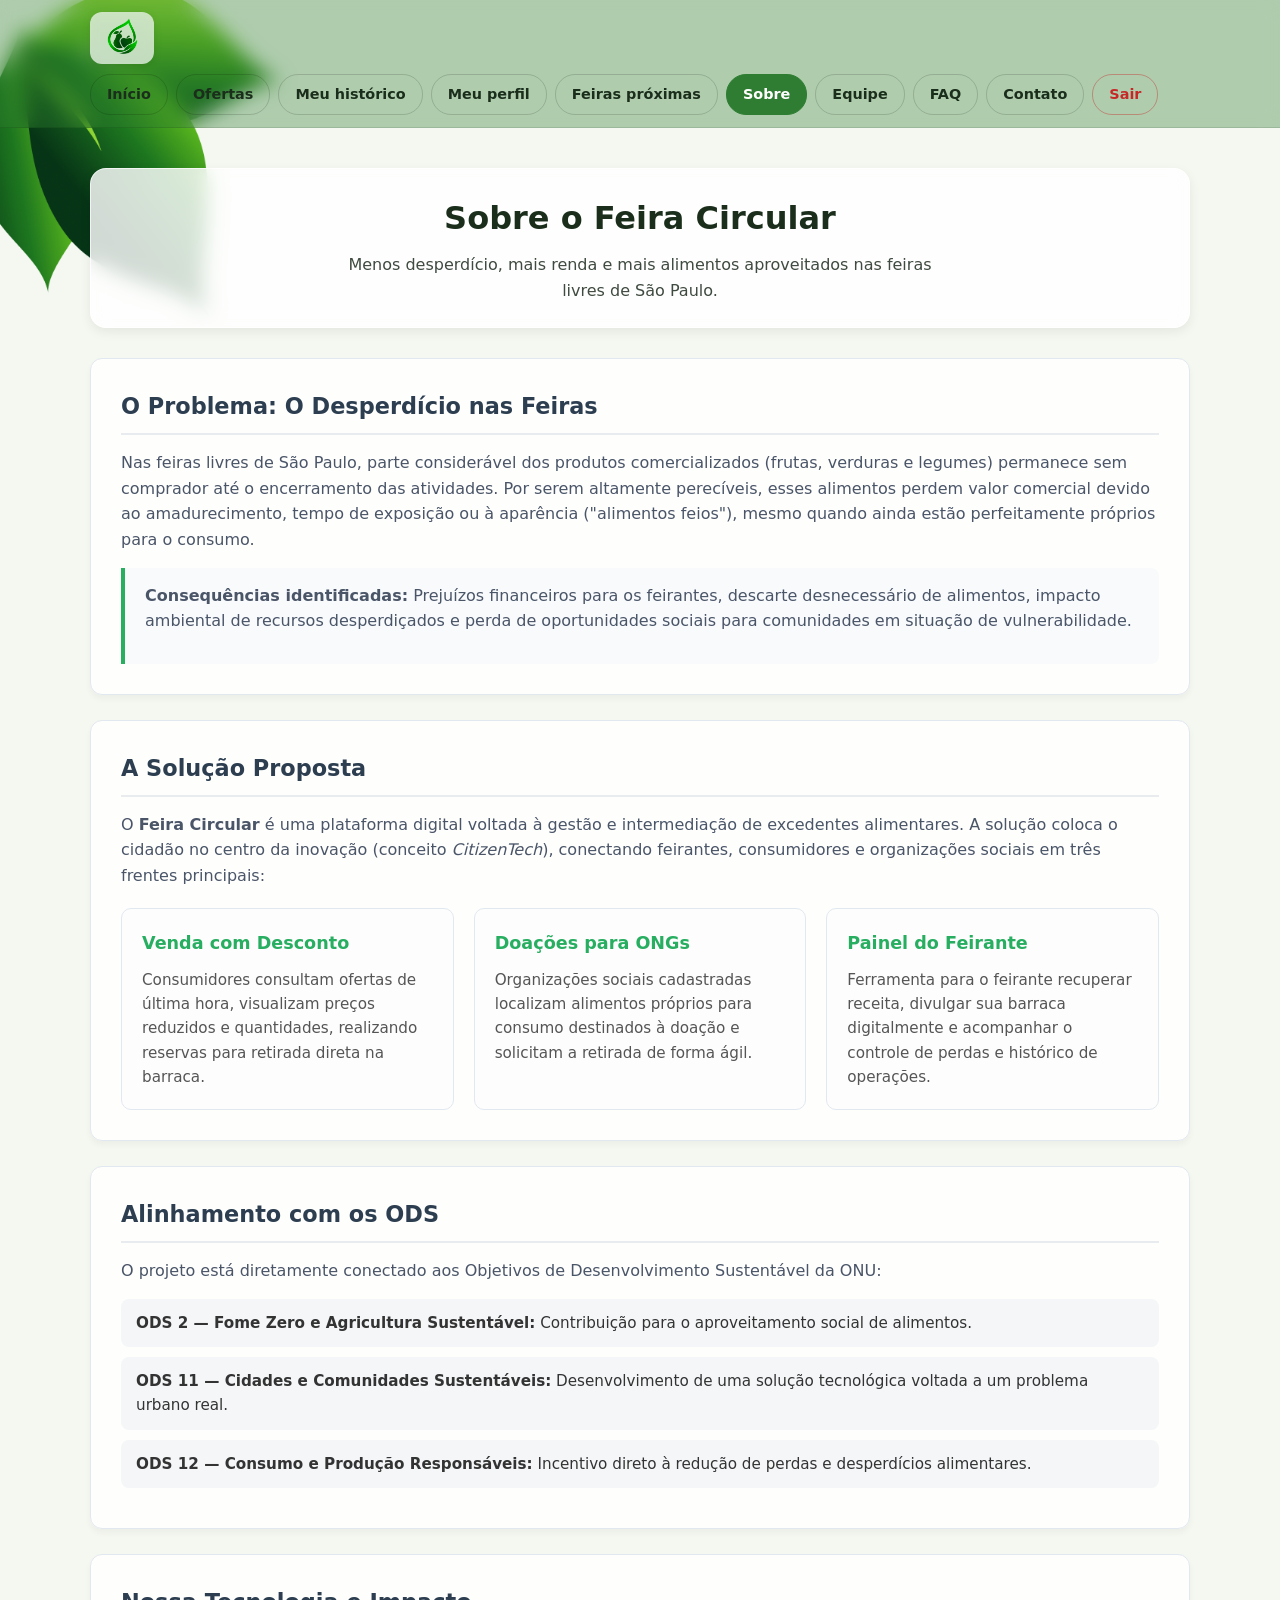
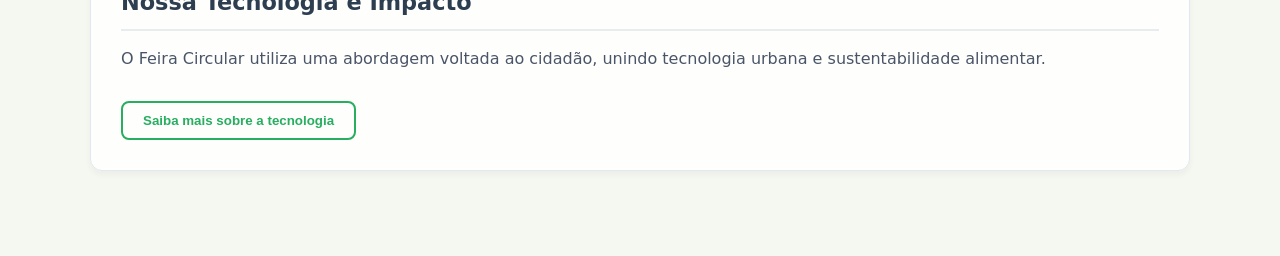
<file: sobre.html>
<!DOCTYPE html>
<!-- Página que explica o problema, a proposta e o impacto do Feira Circular. -->
<html lang="pt-BR">
<head>
  <meta charset="UTF-8" />
  <meta name="viewport" content="width=device-width, initial-scale=1.0" />
  <title>Sobre o Projeto — Feira Circular</title>
  <link rel="stylesheet" href="CSS/inicio.css" />
  <link rel="stylesheet" href="CSS/cadastro.css" />
  <link rel="stylesheet" href="CSS/sobre.css" />
  <link rel="stylesheet" href="CSS/navegacao.css" />
</head>
<body>

  <header class="header">
    <div class="container header__inner">
        <a href="inicio.html" class="logo">
            <img src="IMG/LogoSemFundo.png" alt="Logo FeiraCircular" class="logo-img">
        </a>
    
        <button class="menu-hamburger" type="button" data-menu-toggle aria-controls="menu-dinamico" aria-expanded="false" aria-label="Abrir menu">
            <span aria-hidden="true">☰</span>
        </button>

        <nav class="nav" id="menu-dinamico">
         <!-- O JS preenche os links ou o menu -->
        </nav>
    </div>
</header>

  <!-- CONTEÚDO PRINCIPAL -->
  <main class="container main">
    <div class="page-header">
      <h1>Sobre o Feira Circular</h1>
      <p>Menos desperdício, mais renda e mais alimentos aproveitados nas feiras livres de São Paulo.</p>
    </div>

    <!-- Seção 1: O Problema Abordado -->
    <!-- Cada seção apresenta uma parte da explicação sobre o projeto. -->
    <section class="content-section">
      <h2>O Problema: O Desperdício nas Feiras</h2>
      <p>Nas feiras livres de São Paulo, parte considerável dos produtos comercializados (frutas, verduras e legumes) permanece sem comprador até o encerramento das atividades. Por serem altamente perecíveis, esses alimentos perdem valor comercial devido ao amadurecimento, tempo de exposição ou à aparência ("alimentos feios"), mesmo quando ainda estão perfeitamente próprios para o consumo.</p>
      <div class="destaque-box">
        <p><strong>Consequências identificadas:</strong> Prejuízos financeiros para os feirantes, descarte desnecessário de alimentos, impacto ambiental de recursos desperdiçados e perda de oportunidades sociais para comunidades em situação de vulnerabilidade.</p>
      </div>
    </section>

    <!-- Seção 2: A Solução Proposta -->
    <section class="content-section">
      <h2>A Solução Proposta</h2>
      <p>O <strong>Feira Circular</strong> é uma plataforma digital voltada à gestão e intermediação de excedentes alimentares. A solução coloca o cidadão no centro da inovação (conceito <em>CitizenTech</em>), conectando feirantes, consumidores e organizações sociais em três frentes principais:</p>
      
      <div class="solucoes-grid">
        <div class="solucao-card">
          <h3>Venda com Desconto</h3>
          <p>Consumidores consultam ofertas de última hora, visualizam preços reduzidos e quantidades, realizando reservas para retirada direta na barraca.</p>
        </div>
        <div class="solucao-card">
          <h3>Doações para ONGs</h3>
          <p>Organizações sociais cadastradas localizam alimentos próprios para consumo destinados à doação e solicitam a retirada de forma ágil.</p>
        </div>
        <div class="solucao-card">
          <h3>Painel do Feirante</h3>
          <p>Ferramenta para o feirante recuperar receita, divulgar sua barraca digitalmente e acompanhar o controle de perdas e histórico de operações.</p>
        </div>
      </div>
    </section>

    <!-- Seção 3: Alinhamento com os ODS da ONU -->
    <section class="content-section">
      <h2>Alinhamento com os ODS</h2>
      <p>O projeto está diretamente conectado aos Objetivos de Desenvolvimento Sustentável da ONU:</p>
      <ul class="ods-list">
        <li><strong>ODS 2 — Fome Zero e Agricultura Sustentável:</strong> Contribuição para o aproveitamento social de alimentos.</li>
        <li><strong>ODS 11 — Cidades e Comunidades Sustentáveis:</strong> Desenvolvimento de uma solução tecnológica voltada a um problema urbano real.</li>
        <li><strong>ODS 12 — Consumo e Produção Responsáveis:</strong> Incentivo direto à redução de perdas e desperdícios alimentares.</li>
      </ul>
    </section>

    <!-- Seção 4: Nossa Tecnologia e Impacto -->
    <section class="content-section">
    <h2>Nossa Tecnologia e Impacto</h2>
    <p>O Feira Circular utiliza uma abordagem voltada ao cidadão, unindo tecnologia urbana e sustentabilidade alimentar.</p>
  
    <!-- Conteúdo extra escondido inicialmente -->
    <!-- Este texto começa recolhido e é aberto pelo botão usando sobre.js. -->
    <div class="conteudo-extra" id="texto-expansivel">
        <p>Além da interface leve e responsiva acessível por celulares e computadores, o sistema simula reservas em tempo real, controle de estoque de sobras por feirante e relatórios claros de redução de prejuízos. Isso garante que tanto pequenos comerciantes quanto ONGs consigam operar sem barreiras tecnológicas complexas.</p>
    </div>

    <!-- Botão Interativo -->
    <button id="btn-saiba-mais" class="btn-detalhes">Saiba mais sobre a tecnologia</button>
    </section>

  </main>

  <!-- SCRIPTS -->
  <!-- auth.js monta o menu; sobre.js controla o botão "Saiba mais". -->
  <script src="JS/auth.js"></script>
  <script src="JS/sobre.js"></script>
</body>
</html>
</file>
<file: CSS/style.css>
/* Estilos da tela inicial: cores do projeto, fundo e cartões para escolher um perfil. */
/* =========================================
   VARIÁVEIS E RESET
   ========================================= */
:root {
  --verde: #2e7d32;
  --verde-claro: #66bb6a;
  --creme: #f4f8f0;
  --escuro: #1b2e1c;
  --texto: #333;
  --sombra: 0 8px 24px rgba(0,0,0,.08);
}

* { box-sizing: border-box; margin: 0; padding: 0; }

/* =========================================
   FUNDO COM AS 3 FOLHAS
   ========================================= */
body.tela-selecao {
  font-family: system-ui, -apple-system, sans-serif;
  color: var(--texto);
  line-height: 1.6;
  min-height: 100vh;
  display: flex;
  align-items: center;
  justify-content: center;
  
  background-color: var(--creme);
  background-image: url('../IMG/TresFolhas.png');
  background-size: 450px; 
  background-position: -80px -80px; /* Folhas no canto superior esquerdo */
  background-repeat: no-repeat;
  background-attachment: fixed;
  background-blend-mode: multiply; 
}

.container { 
  width: min(1100px, 92%); 
  margin-inline: auto; 
  padding: 40px 0;
  text-align: center;
}

/* =========================================
   LOGO E TÍTULOS
   ========================================= */
.logo-container {
  margin-bottom: 30px;
  display: flex;
  justify-content: center;
}

.logo-grande {
  height: 80px; /* Logo maior para dar destaque na tela inicial */
  width: auto;
  /* Crachá branco atrás da logo para não sumir no fundo */
  background: rgba(255, 255, 255, 0.8);
  padding: 10px 20px;
  border-radius: 16px;
  box-shadow: 0 4px 12px rgba(0,0,0,0.1);
  backdrop-filter: blur(5px);
}

.page-header { margin-bottom: 40px; }
.page-header h1 { color: var(--escuro); font-size: 2.5rem; margin-bottom: 10px; font-weight: 800; }
.page-header p { color: #555; font-size: 1.1rem; }

/* =========================================
   CARDS DE SELEÇÃO DE PERFIL
   ========================================= */
.grid-perfis {
  display: grid;
  grid-template-columns: repeat(auto-fit, minmax(280px, 1fr));
  gap: 24px;
}

.card-perfil {
  background: rgba(255, 255, 255, 0.9);
  border: 2px solid transparent;
  border-radius: 16px;
  padding: 30px 20px;
  box-shadow: var(--sombra);
  backdrop-filter: blur(10px);
  cursor: pointer;
  transition: all 0.3s ease;
  display: flex;
  flex-direction: column;
  align-items: center;
}

/* Efeito ao passar o mouse */
.card-perfil:hover {
  transform: translateY(-8px);
  border-color: var(--verde-claro);
  background: #fff;
  box-shadow: 0 12px 30px rgba(46, 125, 50, 0.15);
}

.icone {
  font-size: 1.2rem;
  font-weight: 800;
  letter-spacing: .04em;
  margin-bottom: 15px;
  background: var(--creme);
  width: 80px;
  height: 80px;
  display: flex;
  align-items: center;
  justify-content: center;
  border-radius: 50%;
}

.card-perfil h2 {
  color: var(--escuro);
  font-size: 1.4rem;
  margin-bottom: 10px;
}

.card-perfil p {
  color: #666;
  font-size: 0.95rem;
  margin-bottom: 25px;
  flex-grow: 1; /* Empurra o botão para o final do card */
}

/* =========================================
   BOTÕES
   ========================================= */
.btn {
  border: none;
  padding: 14px 22px;
  border-radius: 8px;
  font-size: 1rem;
  font-weight: 700;
  cursor: pointer;
  transition: background 0.2s;
  width: 100%;
}

.btn--primary { background: var(--verde); color: #fff; }
.card-perfil:hover .btn--primary { background: #1b5e20; } /* Botão escurece no hover */

@media (max-width: 768px) {
  
  /* 1. Cabeçalho e Menu (Empilha a logo e os botões) */
  .header__inner {
    flex-direction: column;
    align-items: center;
    padding: 15px 0;
    gap: 15px;
  }

  .logo {
    margin: 0 auto;
  }

  .nav {
    justify-content: center;
    width: 100%;
  }

  .nav__btn {
    padding: 6px 12px;
    font-size: 0.85rem;
  }

  /* 2. Página (Tira os paddings gigantes) */
  .main {
    padding: 20px 0 40px;
  }

  .page-header h1 {
    font-size: 1.6rem;
  }

  .page-header p {
    font-size: 0.95rem;
    padding: 0 10px;
  }

  /* 3. Cards (Ficam um embaixo do outro) */
  .grid-ofertas,
  .grid-resumo,
  .acoes-rapidas {
    grid-template-columns: 1fr; /* Uma coluna só */
    gap: 15px;
  }

  /* 4. Formulário de Cadastro (Inputs viram bloco) */
  .form-row {
    grid-template-columns: 1fr;
    gap: 15px;
  }

  .form-container {
    padding: 20px;
  }

  /* 5. Filtros (Busca e Select) */
  .filtros {
    flex-direction: column;
    padding: 12px;
  }

  .filtros input,
  .filtros select {
    width: 100%;
  }

  /* 6. Tabela do Painel (Permite rolar para o lado se ficar grande) */
  .tabela-container {
    padding: 15px;
    overflow-x: auto;
  }

  .tabela {
    min-width: 500px; /* Força a tabela a manter o formato e cria o scroll lateral */
  }

  /* 7. Ajustes do Início */
  .welcome-section {
    padding: 20px;
    text-align: center;
  }

  .card-acao {
    flex-direction: column;
    text-align: center;
    padding: 20px;
  }

  .icone {
    margin-right: 0;
    margin-bottom: 10px;
  }

  /* 8. Tela de Seleção (index.html) */
  .grid-perfis {
    grid-template-columns: 1fr;
  }
}
</file>
<file: CSS/cadastro-usuario.css>
/* Formato do perfil: reaproveita o visual do cadastro e adapta campos para telas pequenas. */
/* =========================================
   VARIÁVEIS E RESET
   ========================================= */
:root {
  --verde: #2e7d32;
  --verde-claro: #66bb6a;
  --creme: #f4f8f0;
  --escuro: #1b2e1c;
  --texto: #333;
  --cinza: #e0e0e0;
  --sombra: 0 4px 12px rgba(0,0,0,.08);
}

* { box-sizing: border-box; margin: 0; padding: 0; }

/* =========================================
   FUNDO E HEADER
   ========================================= */
body {
  font-family: system-ui, -apple-system, sans-serif;
  color: var(--texto);
  line-height: 1.6;
  min-height: 100vh;
  background-color: var(--creme);
  background-image: url('../IMG/TresFolhas.png');
  background-size: 380px; 
  background-position: -80px -50px; 
  background-repeat: no-repeat;
  background-attachment: fixed;
  background-blend-mode: multiply; 
}

.container { width: min(1100px, 92%); margin-inline: auto; }

.header { 
  background: rgba(46, 125, 50, 0.35); 
  backdrop-filter: blur(10px); 
  -webkit-backdrop-filter: blur(10px);
  color: var(--escuro); 
  position: sticky; top: 0; z-index: 10; 
  border-bottom: 1px solid rgba(0, 0, 0, 0.1);
}
.header__inner { display: flex; align-items: center; justify-content: space-between; padding: 12px 0; flex-wrap: wrap; gap: 10px; }

.logo { 
  display: flex; align-items: center; text-decoration: none; 
  background: rgba(255, 255, 255, 0.7); padding: 6px 12px;
  border-radius: 12px; backdrop-filter: blur(5px); box-shadow: 0 2px 8px rgba(0,0,0,0.1);
}
.logo-img { height: 40px; width: auto; display: block; }

.nav { display: flex; gap: 8px; flex-wrap: wrap; }
.nav__btn { 
  background: transparent; border: 1px solid rgba(0,0,0,.15); color: var(--escuro); 
  padding: 8px 16px; border-radius: 20px; cursor: pointer; font-size: .9rem; 
  text-decoration: none; transition: all .2s ease; font-weight: 600;
}
.nav__btn:hover, .nav__btn.active { background: var(--verde); color: #fff; border-color: var(--verde); }

/* =========================================
   FORMULÁRIO
   ========================================= */
.main { padding: 40px 0 60px; }
.page-header { margin-bottom: 30px; text-align: center; }
.page-header h1 { color: var(--escuro); font-size: 2rem; margin-bottom: 8px; }
.page-header p { color: #444; max-width: 650px; margin: 0 auto; font-weight: 500; }

.form-container {
  background: rgba(255, 255, 255, 0.95);
  padding: 30px; border-radius: 12px; box-shadow: var(--sombra);
  max-width: 800px; margin: 0 auto; backdrop-filter: blur(5px);
}

.form-section { margin-bottom: 25px; padding-bottom: 20px; border-bottom: 1px solid var(--cinza); }
.form-section:last-of-type { border-bottom: none; margin-bottom: 10px; }
.form-section h2 { font-size: 1.1rem; color: var(--verde); margin-bottom: 15px; }

.form-row { display: grid; grid-template-columns: 1fr 1fr; gap: 20px; }
.form-row label { display: flex; flex-direction: column; font-size: .9rem; font-weight: 600; color: var(--escuro); gap: 8px; }
.form-row input { 
  padding: 12px 16px; border: 1px solid var(--cinza); border-radius: 8px; 
  font-size: .95rem; font-weight: 400; outline: none; transition: border .2s; background: #fff;
}
.form-row input:focus { border-color: var(--verde-claro); box-shadow: 0 0 0 3px rgba(102, 187, 106, 0.2); }

.btn { border: none; padding: 16px 22px; border-radius: 8px; font-size: 1.05rem; font-weight: 700; cursor: pointer; width: 100%; margin-top: 10px; }
.btn--primary { background: var(--verde); color: #fff; transition: background .2s; }
.btn--primary:hover { background: #256428; }

@media (max-width: 768px) {
  
  /* 1. Cabeçalho e Menu (Empilha a logo e os botões) */
  .header__inner {
    flex-direction: column;
    align-items: center;
    padding: 15px 0;
    gap: 15px;
  }

  .logo {
    margin: 0 auto;
  }

  .nav {
    justify-content: center;
    width: 100%;
  }

  .nav__btn {
    padding: 6px 12px;
    font-size: 0.85rem;
  }

  /* 2. Página (Tira os paddings gigantes) */
  .main {
    padding: 20px 0 40px;
  }

  .page-header h1 {
    font-size: 1.6rem;
  }

  .page-header p {
    font-size: 0.95rem;
    padding: 0 10px;
  }

  /* 3. Cards (Ficam um embaixo do outro) */
  .grid-ofertas,
  .grid-resumo,
  .acoes-rapidas {
    grid-template-columns: 1fr; /* Uma coluna só */
    gap: 15px;
  }

  /* 4. Formulário de Cadastro (Inputs viram bloco) */
  .form-row {
    grid-template-columns: 1fr;
    gap: 15px;
  }

  .form-container {
    padding: 20px;
  }

  /* 5. Filtros (Busca e Select) */
  .filtros {
    flex-direction: column;
    padding: 12px;
  }

  .filtros input,
  .filtros select {
    width: 100%;
  }

  /* 6. Tabela do Painel (Permite rolar para o lado se ficar grande) */
  .tabela-container {
    padding: 15px;
    overflow-x: auto;
  }

  .tabela {
    min-width: 500px; /* Força a tabela a manter o formato e cria o scroll lateral */
  }

  /* 7. Ajustes do Início */
  .welcome-section {
    padding: 20px;
    text-align: center;
  }

  .card-acao {
    flex-direction: column;
    text-align: center;
    padding: 20px;
  }

  .icone {
    margin-right: 0;
    margin-bottom: 10px;
  }

  /* 8. Tela de Seleção (index.html) */
  .grid-perfis {
    grid-template-columns: 1fr;
  }
}
</file>
<file: CSS/navegacao.css>
/* Mantém o cabeçalho compartilhado e transforma os links em menu suspenso no celular. */
.header__inner {
  position: relative;
}

.menu-hamburger {
  display: none;
  align-items: center;
  justify-content: center;
  width: 44px;
  height: 44px;
  border: 1px solid rgba(27, 46, 28, 0.25);
  border-radius: 10px;
  background: rgba(255, 255, 255, 0.85);
  color: #1b2e1c;
  font: inherit;
  font-size: 1.5rem;
  cursor: pointer;
}

.menu-hamburger:focus-visible,
.nav__btn:focus-visible {
  outline: 3px solid #ef6c00;
  outline-offset: 3px;
}

.page-header {
  padding: 24px 30px;
  border: 1px solid rgba(255, 255, 255, 0.7);
  border-radius: 16px;
  background: rgba(255, 255, 255, 0.82);
  box-shadow: 0 4px 12px rgba(0, 0, 0, 0.07);
  backdrop-filter: blur(10px);
  -webkit-backdrop-filter: blur(10px);
}

.page-header h1 {
  color: #1b2e1c;
  font-weight: 800;
}

.page-header p {
  color: #3f4a40;
  font-weight: 500;
}

@media (max-width: 768px) {
  .header__inner {
    flex-direction: row;
    justify-content: space-between;
    align-items: center;
  }

  .menu-hamburger {
    display: inline-flex;
  }

  .nav {
    display: none;
    position: absolute;
    top: 100%;
    left: 0;
    z-index: 20;
    width: 100%;
    max-height: calc(100vh - 80px);
    overflow-y: auto;
    flex-direction: column;
    align-items: stretch;
    padding: 14px;
    border: 1px solid rgba(27, 46, 28, 0.12);
    border-radius: 0 0 14px 14px;
    background: rgba(255, 255, 255, 0.98);
    box-shadow: 0 10px 24px rgba(0, 0, 0, 0.14);
  }

  .nav.nav-ativa {
    display: flex;
  }

  .nav__btn {
    text-align: center;
  }

  .page-header {
    padding: 20px;
  }
}
</file>
<file: CSS/cadastro.css>
/* Aparência dos formulários de anúncio: campos, seções, botões e ajustes para celular. */
/* =========================================
   RESET E VARIÁVEIS EXCLUSIVAS DE CADASTRO
   ========================================= */
:root {
  --cor-verde: #2e7d32;
  --cor-verde-claro: #66bb6a;
  --cor-creme: #f4f8f0;
  --cor-escuro: #1b2e1c;
  --cor-texto: #333;
  --cor-cinza: #e0e0e0;
  --sombra-card: 0 4px 12px rgba(0,0,0,.08);
}

body {
  font-family: system-ui, -apple-system, sans-serif;
  color: var(--cor-texto);
  line-height: 1.6;
  min-height: 100vh;
  margin: 0;
  padding: 0;
  background-color: var(--cor-creme);
  background-image: url('../IMG/TresFolhas.png');
  background-size: 380px;
  background-position: -80px -50px;
  background-repeat: no-repeat;
  background-attachment: fixed;
  background-blend-mode: multiply;
}

/* =========================================
   HEADER (Padrão)
   ========================================= */
.header {
  background: rgba(46, 125, 50, 0.35);
  backdrop-filter: blur(10px);
  -webkit-backdrop-filter: blur(10px);
  position: sticky;
  top: 0;
  z-index: 100;
  border-bottom: 1px solid rgba(0, 0, 0, 0.1);
}

.header__inner {
  width: min(1100px, 92%);
  margin: 0 auto;
  display: flex;
  align-items: center;
  justify-content: space-between;
  padding: 12px 0;
  flex-wrap: wrap;
  gap: 10px;
}

.logo {
  display: flex;
  align-items: center;
  background: rgba(255, 255, 255, 0.7);
  padding: 6px 12px;
  border-radius: 12px;
  text-decoration: none;
  backdrop-filter: blur(5px);
  box-shadow: 0 2px 8px rgba(0,0,0,0.1);
}

.logo-img { height: 40px; width: auto; display: block; }

.nav { display: flex; gap: 8px; flex-wrap: wrap; }
.nav__btn {
  background: transparent;
  border: 1px solid rgba(0,0,0,.15);
  color: var(--cor-escuro);
  padding: 8px 16px;
  border-radius: 20px;
  font-size: .9rem;
  text-decoration: none;
  font-weight: 600;
  transition: all .2s ease;
}
.nav__btn:hover, .nav__btn.active {
  background: var(--cor-verde);
  color: #fff;
  border-color: var(--cor-verde);
}
.nav__btn.btn-sair {
  color: #c62828;
  border-color: rgba(198, 40, 40, 0.4);
}
.nav__btn.btn-sair:hover {
  background: #c62828;
  color: #fff;
  border-color: #c62828;
}

/* =========================================
   CONTEÚDO DA PÁGINA E FORMULÁRIO
   ========================================= */
.main {
  width: min(1100px, 92%);
  margin: 0 auto;
  padding: 40px 0 60px;
}

.page-header {
  margin-bottom: 30px;
  text-align: center;
}
.page-header h1 {
  color: var(--cor-escuro);
  font-size: 2rem;
  margin-bottom: 8px;
}
.page-header p {
  color: #444;
  font-weight: 500;
  max-width: 600px;
  margin: 0 auto;
}

.form-container {
  background: rgba(255, 255, 255, 0.95);
  padding: 30px;
  border-radius: 12px;
  box-shadow: var(--sombra-card);
  max-width: 800px;
  margin: 0 auto;
  backdrop-filter: blur(5px);
}

.form-section {
  margin-bottom: 25px;
  padding-bottom: 20px;
  border-bottom: 1px solid var(--cor-cinza);
}
.form-section:last-of-type {
  border-bottom: none;
  margin-bottom: 10px;
}
.form-section h2 {
  font-size: 1.1rem;
  color: var(--cor-verde);
  margin-bottom: 15px;
}

.form-row {
  display: grid;
  grid-template-columns: 1fr 1fr;
  gap: 20px;
}
.form-row label {
  display: flex;
  flex-direction: column;
  font-size: .9rem;
  font-weight: 600;
  color: var(--cor-escuro);
  gap: 8px;
}
.form-row input, .form-row select {
  padding: 12px 16px;
  border: 1px solid var(--cor-cinza);
  border-radius: 8px;
  font-size: .95rem;
  font-weight: 400;
  outline: none;
  background: #fff;
}
.form-row input:focus, .form-row select:focus {
  border-color: var(--cor-verde-claro);
  box-shadow: 0 0 0 3px rgba(102, 187, 106, 0.2);
}

.btn {
  border: none;
  padding: 16px 22px;
  border-radius: 8px;
  font-size: 1.05rem;
  font-weight: 700;
  cursor: pointer;
  width: 100%;
  margin-top: 10px;
}
.btn--primary {
  background: var(--cor-verde);
  color: #fff;
  transition: background .2s;
}
.btn--primary:hover {
  background: #256428;
}

@media (max-width: 768px) {
  
  /* 1. Cabeçalho e Menu (Empilha a logo e os botões) */
  .header__inner {
    flex-direction: column;
    align-items: center;
    padding: 15px 0;
    gap: 15px;
  }

  .logo {
    margin: 0 auto;
  }

  .nav {
    justify-content: center;
    width: 100%;
  }

  .nav__btn {
    padding: 6px 12px;
    font-size: 0.85rem;
  }

  /* 2. Página (Tira os paddings gigantes) */
  .main {
    padding: 20px 0 40px;
  }

  .page-header h1 {
    font-size: 1.6rem;
  }

  .page-header p {
    font-size: 0.95rem;
    padding: 0 10px;
  }

  /* 3. Cards (Ficam um embaixo do outro) */
  .grid-ofertas,
  .grid-resumo,
  .acoes-rapidas {
    grid-template-columns: 1fr; /* Uma coluna só */
    gap: 15px;
  }

  /* 4. Formulário de Cadastro (Inputs viram bloco) */
  .form-row {
    grid-template-columns: 1fr;
    gap: 15px;
  }

  .form-container {
    padding: 20px;
  }

  /* 5. Filtros (Busca e Select) */
  .filtros {
    flex-direction: column;
    padding: 12px;
  }

  .filtros input,
  .filtros select {
    width: 100%;
  }

  /* 6. Tabela do Painel (Permite rolar para o lado se ficar grande) */
  .tabela-container {
    padding: 15px;
    overflow-x: auto;
  }

  .tabela {
    min-width: 500px; /* Força a tabela a manter o formato e cria o scroll lateral */
  }

  /* 7. Ajustes do Início */
  .welcome-section {
    padding: 20px;
    text-align: center;
  }

  .card-acao {
    flex-direction: column;
    text-align: center;
    padding: 20px;
  }

  .icone {
    margin-right: 0;
    margin-bottom: 10px;
  }

  /* 8. Tela de Seleção (index.html) */
  .grid-perfis {
    grid-template-columns: 1fr;
  }
}
</file>
<file: CSS/doacoes.css>
/* Visual do mural de doações: filtros, cartões e botão laranja para solicitar alimentos. */
/* =========================================
   RESET E VARIÁVEIS EXCLUSIVAS DE DOAÇÕES
   ========================================= */
:root {
  --cor-verde: #2e7d32;
  --cor-verde-claro: #66bb6a;
  --cor-laranja: #ef6c00;
  --cor-laranja-claro: #ff9800;
  --cor-creme: #f4f8f0;
  --cor-escuro: #1b2e1c;
  --cor-texto: #333;
  --cor-cinza: #e0e0e0;
  --sombra-card: 0 4px 12px rgba(0,0,0,.08);
}

body {
  font-family: system-ui, -apple-system, sans-serif;
  color: var(--cor-texto);
  line-height: 1.6;
  min-height: 100vh;
  margin: 0;
  padding: 0;
  
  /* Fundo com as folhas */
  background-color: var(--cor-creme);
  background-image: url('../IMG/TresFolhas.png');
  background-size: 380px;
  background-position: -80px -50px;
  background-repeat: no-repeat;
  background-attachment: fixed;
  background-blend-mode: multiply;
}

/* =========================================
   HEADER (Transparente com efeito vidro)
   ========================================= */
.header {
  background: rgba(46, 125, 50, 0.35);
  backdrop-filter: blur(10px);
  -webkit-backdrop-filter: blur(10px);
  position: sticky;
  top: 0;
  z-index: 100;
  border-bottom: 1px solid rgba(0, 0, 0, 0.1);
}

.header__inner {
  width: min(1100px, 92%);
  margin: 0 auto;
  display: flex;
  align-items: center;
  justify-content: space-between;
  padding: 12px 0;
  flex-wrap: wrap;
  gap: 10px;
}

.logo {
  display: flex;
  align-items: center;
  background: rgba(255, 255, 255, 0.7);
  padding: 6px 12px;
  border-radius: 12px;
  text-decoration: none;
  backdrop-filter: blur(5px);
  box-shadow: 0 2px 8px rgba(0,0,0,0.1);
}

.logo-img { height: 40px; width: auto; display: block; }

.nav { display: flex; gap: 8px; flex-wrap: wrap; }
.nav__btn {
  background: transparent;
  border: 1px solid rgba(0,0,0,.15);
  color: var(--cor-escuro);
  padding: 8px 16px;
  border-radius: 20px;
  font-size: .9rem;
  text-decoration: none;
  font-weight: 600;
  transition: all .2s ease;
}
.nav__btn:hover, .nav__btn.active {
  background: var(--cor-verde);
  color: #fff;
  border-color: var(--cor-verde);
}
.nav__btn.btn-sair {
  color: #c62828;
  border-color: rgba(198, 40, 40, 0.4);
}
.nav__btn.btn-sair:hover {
  background: #c62828;
  color: #fff;
  border-color: #c62828;
}

/* =========================================
   CONTEÚDO DA PÁGINA
   ========================================= */
.main {
  width: min(1100px, 92%);
  margin: 0 auto;
  padding: 40px 0 60px;
}

.page-header {
  margin-bottom: 30px;
  text-align: center;
}
.page-header h1 {
  color: var(--cor-escuro);
  font-size: 2rem;
  margin-bottom: 8px;
}
.page-header p {
  color: #444;
  font-weight: 500;
  max-width: 650px;
  margin: 0 auto;
}

/* =========================================
   FILTROS
   ========================================= */
.filtros {
  display: flex;
  gap: 12px;
  margin-bottom: 30px;
  flex-wrap: wrap;
  background: rgba(255, 255, 255, 0.9);
  padding: 16px;
  border-radius: 12px;
  box-shadow: var(--sombra-card);
  backdrop-filter: blur(4px);
}
.filtros input, .filtros select {
  padding: 12px 16px;
  border: 1px solid var(--cor-cinza);
  border-radius: 8px;
  font-size: .95rem;
  outline: none;
  background: #fff;
}
.filtros input { flex: 2; min-width: 200px; }
.filtros select { flex: 1; min-width: 150px; cursor: pointer; }
.filtros input:focus, .filtros select:focus {
  border-color: var(--cor-laranja-claro);
}

/* =========================================
   CARDS DE DOAÇÃO (Borda e Detalhes Laranjas)
   ========================================= */
.grid-ofertas {
  display: grid;
  grid-template-columns: repeat(auto-fill, minmax(280px, 1fr));
  gap: 20px;
}

.card-oferta {
  background: #fff;
  border-radius: 12px;
  box-shadow: var(--sombra-card);
  padding: 20px;
  display: flex;
  flex-direction: column;
  gap: 12px;
  border-left: 5px solid var(--cor-laranja); /* Destaque Laranja */
  transition: transform 0.2s ease, box-shadow 0.2s ease;
}

.card-oferta:hover {
  transform: translateY(-4px);
  box-shadow: 0 8px 20px rgba(0,0,0,.12);
}

.card-header {
  display: flex;
  justify-content: space-between;
  align-items: center;
}

.tag {
  background: #fff3e0;
  color: var(--cor-laranja);
  font-size: .75rem;
  font-weight: 800;
  padding: 4px 10px;
  border-radius: 20px;
  text-transform: uppercase;
}

.estoque {
  font-size: .8rem;
  color: #666;
  font-weight: 600;
}

.card-oferta h3 {
  color: var(--cor-escuro);
  font-size: 1.3rem;
  margin: 0;
}

.card-oferta small {
  color: #666;
  font-size: .85rem;
}

.preco {
  display: flex;
  gap: 10px;
  align-items: baseline;
  margin-top: 4px;
}

.preco .novo {
  color: var(--cor-laranja);
  font-weight: 700;
  font-size: 1.4rem;
}

/* =========================================
   BOTÕES E MENSAGEM VAZIA
   ========================================= */
.btn {
  border: none;
  padding: 14px 22px;
  border-radius: 8px;
  font-size: 1rem;
  font-weight: 600;
  cursor: pointer;
  transition: background .2s;
  width: 100%;
  margin-top: auto;
}

.btn--doar {
  background: var(--cor-laranja);
  color: #fff;
}
.btn--doar:hover {
  background: #d86000;
}

.quantidade-form {
  display: flex;
  flex-direction: column;
  gap: 8px;
  margin-top: auto;
}

.quantidade-form label {
  display: flex;
  flex-direction: column;
  gap: 5px;
  color: var(--cor-escuro);
  font-size: 0.85rem;
  font-weight: 600;
}

.quantidade-form input {
  width: 100%;
  padding: 10px 12px;
  border: 1px solid var(--cor-cinza);
  border-radius: 8px;
  font: inherit;
}

.quantidade-form input:focus {
  border-color: var(--cor-laranja-claro);
  outline: 2px solid rgba(255, 152, 0, 0.2);
}

.quantidade-form .btn {
  margin-top: 0;
}

.btn:disabled {
  background: #d7d7d7;
  color: #555;
  cursor: not-allowed;
}

.msg-vazio {
  text-align: center;
  padding: 50px 20px;
  color: #888;
  background: rgba(255, 255, 255, 0.9);
  border-radius: 12px;
  box-shadow: var(--sombra-card);
  display: none; /* Controlado via JS */
}
.msg-vazio h3 { margin-bottom: 8px; color: var(--cor-escuro); }

@media (max-width: 768px) {
  
  /* 1. Cabeçalho e Menu (Empilha a logo e os botões) */
  .header__inner {
    flex-direction: column;
    align-items: center;
    padding: 15px 0;
    gap: 15px;
  }

  .logo {
    margin: 0 auto;
  }

  .nav {
    justify-content: center;
    width: 100%;
  }

  .nav__btn {
    padding: 6px 12px;
    font-size: 0.85rem;
  }

  /* 2. Página (Tira os paddings gigantes) */
  .main {
    padding: 20px 0 40px;
  }

  .page-header h1 {
    font-size: 1.6rem;
  }

  .page-header p {
    font-size: 0.95rem;
    padding: 0 10px;
  }

  /* 3. Cards (Ficam um embaixo do outro) */
  .grid-ofertas,
  .grid-resumo,
  .acoes-rapidas {
    grid-template-columns: 1fr; /* Uma coluna só */
    gap: 15px;
  }

  /* 4. Formulário de Cadastro (Inputs viram bloco) */
  .form-row {
    grid-template-columns: 1fr;
    gap: 15px;
  }

  .form-container {
    padding: 20px;
  }

  /* 5. Filtros (Busca e Select) */
  .filtros {
    flex-direction: column;
    padding: 12px;
  }

  .filtros input,
  .filtros select {
    width: 100%;
  }

  /* 6. Tabela do Painel (Permite rolar para o lado se ficar grande) */
  .tabela-container {
    padding: 15px;
    overflow-x: auto;
  }

  .tabela {
    min-width: 500px; /* Força a tabela a manter o formato e cria o scroll lateral */
  }

  /* 7. Ajustes do Início */
  .welcome-section {
    padding: 20px;
    text-align: center;
  }

  .card-acao {
    flex-direction: column;
    text-align: center;
    padding: 20px;
  }

  .icone {
    margin-right: 0;
    margin-bottom: 10px;
  }

  /* 8. Tela de Seleção (index.html) */
  .grid-perfis {
    grid-template-columns: 1fr;
  }
}
</file>
<file: CSS/inicio.css>
/* Estilos compartilhados pelo início após login: saudação, atalhos, menu e versão mobile. */
/* =========================================
   VARIÁVEIS E RESET
   ========================================= */
:root {
  --verde: #2e7d32;
  --verde-claro: #66bb6a;
  --creme: #f4f8f0;
  --escuro: #1b2e1c;
  --texto: #333;
  --sombra: 0 4px 12px rgba(0,0,0,.08);
}

* { box-sizing: border-box; margin: 0; padding: 0; }


/* =========================================
   SAUDAÇÃO COM FUNDO DE VIDRO
   ========================================= */
.welcome-section { 
  margin-bottom: 40px; 
  
  /* Efeito de vidro (branco translúcido) */
  background: rgba(255, 255, 255, 0.75); 
  backdrop-filter: blur(10px); 
  -webkit-backdrop-filter: blur(10px);
  
  /* Formato e espaçamento */
  padding: 24px 30px; 
  border-radius: 16px; 
  box-shadow: 0 4px 12px rgba(0,0,0,.05);
  border: 1px solid rgba(255, 255, 255, 0.6);
  
  /* Para o fundo não esticar em telas grandes */
  display: inline-block; 
  width: 100%;
}

.welcome-section h1 { 
  color: var(--escuro); 
  font-size: 2.2rem; 
  margin-bottom: 5px; 
}

.welcome-section p { 
  color: #444; 
  font-size: 1.1rem; 
  font-weight: 500;
}
body {
  font-family: system-ui, -apple-system, sans-serif;
  color: var(--texto);
  line-height: 1.6;
  min-height: 100vh;
  background-color: var(--creme);
  background-image: url('../IMG/TresFolhas.png');
  background-size: 380px;
  background-position: -80px -50px;
  background-repeat: no-repeat;
  background-attachment: fixed;
  background-blend-mode: multiply;
}

.container { width: min(1100px, 92%); margin-inline: auto; }

/* HEADER */
.header { background: rgba(46, 125, 50, 0.35); backdrop-filter: blur(10px); position: sticky; top: 0; z-index: 10; border-bottom: 1px solid rgba(0,0,0,0.1); }
.header__inner { display: flex; align-items: center; justify-content: space-between; padding: 12px 0; flex-wrap: wrap; gap: 10px; }
.logo { display: flex; align-items: center; background: rgba(255, 255, 255, 0.7); padding: 6px 12px; border-radius: 12px; text-decoration: none; }
.logo-img { height: 40px; width: auto; }
.nav { display: flex; gap: 8px; flex-wrap: wrap; }
.nav__btn { background: transparent; border: 1px solid rgba(0,0,0,.15); color: var(--escuro); padding: 8px 16px; border-radius: 20px; font-size: .9rem; text-decoration: none; font-weight: 600; transition: .2s; }
.nav__btn:hover, .nav__btn.active { background: var(--verde); color: #fff; border-color: var(--verde); }

/* CONTEÚDO */
.main { padding: 40px 0 60px; }
.welcome-section { margin-bottom: 40px; }
.welcome-section h1 { color: var(--escuro); font-size: 2.2rem; margin-bottom: 5px; }
.welcome-section p { color: #555; font-size: 1.1rem; }

/* AÇÕES RÁPIDAS (Botões Grandões) */
.acoes-rapidas { display: grid; grid-template-columns: 1fr; gap: 20px; margin-bottom: 40px; }

.card-acao {
  display: flex;
  align-items: center;
  background: rgba(255, 255, 255, 0.95);
  padding: 24px;
  border-radius: 16px;
  text-decoration: none;
  color: var(--texto);
  box-shadow: var(--sombra);
  border-left: 6px solid var(--cinza);
  transition: transform 0.2s, box-shadow 0.2s;
  backdrop-filter: blur(5px);
}

.card-acao:hover {
  transform: translateY(-4px);
  box-shadow: 0 10px 24px rgba(0,0,0,.12);
}

.card-acao.destaque { border-left-color: var(--verde); }

.icone {
  font-size: 1.15rem;
  font-weight: 800;
  letter-spacing: .04em;
  background: var(--creme);
  width: 70px;
  height: 70px;
  display: flex;
  align-items: center;
  justify-content: center;
  border-radius: 12px;
  margin-right: 20px;
  flex-shrink: 0;
}

.texto h2 { color: var(--escuro); font-size: 1.3rem; margin-bottom: 5px; }
.texto p { color: #666; font-size: 0.95rem; }

/* RESUMO DO DIA */
.resumo-dia { background: rgba(255, 255, 255, 0.9); padding: 30px; border-radius: 16px; box-shadow: var(--sombra); backdrop-filter: blur(5px); }
.resumo-dia h2 { font-size: 1.3rem; color: var(--escuro); margin-bottom: 20px; }
.grid-impacto { display: grid; grid-template-columns: repeat(auto-fit, minmax(150px, 1fr)); gap: 20px; text-align: center; }

.impacto-item span {
  display: block;
  font-size: 2rem;
  font-weight: 800;
  color: var(--verde);
}
.impacto-item small { color: #666; font-size: 0.9rem; font-weight: 600; }

/* Botão Sair */
.nav__btn.btn-sair {
  color: #c62828;
  border-color: rgba(198, 40, 40, 0.4);
}
.nav__btn.btn-sair:hover {
  background: #c62828;
  color: #fff;
  border-color: #c62828;
}


/* Responsivo para celular */
@media (max-width: 768px) {
  
  /* 1. Cabeçalho e Menu (Empilha a logo e os botões) */
  .header__inner {
    flex-direction: column;
    align-items: center;
    padding: 15px 0;
    gap: 15px;
  }

  .logo {
    margin: 0 auto;
  }

  .nav {
    justify-content: center;
    width: 100%;
  }

  .nav__btn {
    padding: 6px 12px;
    font-size: 0.85rem;
  }

  /* 2. Página (Tira os paddings gigantes) */
  .main {
    padding: 20px 0 40px;
  }

  .page-header h1 {
    font-size: 1.6rem;
  }

  .page-header p {
    font-size: 0.95rem;
    padding: 0 10px;
  }

  /* 3. Cards (Ficam um embaixo do outro) */
  .grid-ofertas,
  .grid-resumo,
  .acoes-rapidas {
    grid-template-columns: 1fr; /* Uma coluna só */
    gap: 15px;
  }

  /* 4. Formulário de Cadastro (Inputs viram bloco) */
  .form-row {
    grid-template-columns: 1fr;
    gap: 15px;
  }

  .form-container {
    padding: 20px;
  }

  /* 5. Filtros (Busca e Select) */
  .filtros {
    flex-direction: column;
    padding: 12px;
  }

  .filtros input,
  .filtros select {
    width: 100%;
  }

  /* 6. Tabela do Painel (Permite rolar para o lado se ficar grande) */
  .tabela-container {
    padding: 15px;
    overflow-x: auto;
  }

  .tabela {
    min-width: 500px; /* Força a tabela a manter o formato e cria o scroll lateral */
  }

  /* 7. Ajustes do Início */
  .welcome-section {
    padding: 20px;
    text-align: center;
  }

  .card-acao {
    flex-direction: column;
    text-align: center;
    padding: 20px;
  }

  .icone {
    margin-right: 0;
    margin-bottom: 10px;
  }

  /* 8. Tela de Seleção (index.html) */
  .grid-perfis {
    grid-template-columns: 1fr;
  }
}
</file>
<file: CSS/integrantes.css>
/* Organiza a equipe como uma órbita no desktop e como uma lista no celular. */
/* ==========================================
   ESTILOS DO GRÁFICO DE INTEGRANTES (CONSTELAÇÃO)
   ========================================== */

.constelacao-container {
  position: relative;
  width: 700px;
  height: 580px;
  margin: 10px auto;
  display: flex;
  align-items: center;
  justify-content: center;
}

/* Linha da órbita circular ao fundo (Espaçada e contínua) */
.orbita-svg {
  position: absolute;
  top: 0;
  left: 0;
  width: 100%;
  height: 100%;
  z-index: 1;
  pointer-events: none;
}

.linha-orbita {
  fill: none;
  stroke: #27ae60;    /* Linha verde contínua do projeto */
  stroke-width: 3;    /* Espessura visível e elegante */
}

/* Círculo Central com a Logo (Centro exato: x=350, y=290) */
.circulo-central {
  position: absolute;
  width: 130px;
  height: 130px;
  background-color: #ffffff;
  border: 4px solid #27ae60;
  border-radius: 50%;
  display: flex;
  align-items: center;
  justify-content: center;
  box-shadow: 0 8px 20px rgba(39, 174, 96, 0.2);
  z-index: 2;
}

.logo-central-img {
  width: 85px;
  height: auto;
  object-fit: contain;
}

/* Nós dos Integrantes */
.no-integrante {
  position: absolute;
  display: flex;
  flex-direction: column;
  align-items: center;
  z-index: 3;
}

/* Bolinha com a foto exata de 130x130 */
.bolinha-foto {
  width: 130px;
  height: 130px;
  border-radius: 50%;
  overflow: hidden;
  border: 0;
  background-color: #fff;
  box-shadow: 0 6px 15px rgba(0, 0, 0, 0.1);
  cursor: pointer;
  transition: transform 0.3s ease;
}

.bolinha-foto img {
  width: 100%;
  height: 100%;
  object-fit: cover;
}

.no-integrante:hover .bolinha-foto {
  transform: scale(1.1);
}

/* Card de informações que aparece ao passar o mouse */
.info-card {
  position: absolute;
  top: 140px;
  background: #ffffff;
  border: 1px solid #e2e8f0;
  padding: 12px;
  border-radius: 8px;
  box-shadow: 0 8px 20px rgba(0, 0, 0, 0.15);
  text-align: center;
  width: 230px;
  opacity: 0;
  visibility: hidden;
  transform: translateY(10px);
  transition: opacity 0.3s ease, transform 0.3s ease, visibility 0.3s ease;
  z-index: 10;
}

.no-integrante:hover .info-card {
  opacity: 1;
  visibility: visible;
  transform: translateY(0);
}

.info-card h3 {
  font-size: 0.95rem;
  color: #2c3e50;
  margin-bottom: 2px;
}

.info-card p {
  font-size: 0.8rem;
  color: #64748b;
  margin-bottom: 8px;
}

.links-sociais {
  display: flex;
  justify-content: center;
  gap: 8px;
}

.links-sociais a {
  font-size: 0.75rem;
  padding: 4px 8px;
  border-radius: 4px;
  text-decoration: none;
  color: white;
  font-weight: 600;
}

.links-sociais a:first-child {
  background-color: #24292e; /* GitHub */
}

.links-sociais a:last-child {
  background-color: #0a66c2; /* LinkedIn */
}

.links-sociais a:hover {
  opacity: 0.85;
}

/* 
  POSICIONAMENTO TRIGONOMÉTRICO EXATO PARA O RAIO 215 
  (Centralizado em 350x290, subtraindo a metade da bolinha 65px para alinhar o eixo)
*/
.pos-1 { top: 10px;   left: 285px; } /* 0° (Topo) */
.pos-2 { top: 142px;  right: 58px; } /* 72° (Direita Superior) */
.pos-3 { bottom: 58px; right: 133px;} /* 144° (Direita Inferior) */
.pos-4 { bottom: 58px; left: 133px; } /* 216° (Esquerda Inferior) */
.pos-5 { top: 142px;  left: 58px;  } /* 288° (Esquerda Superior) */

/* Responsividade para celulares */
@media (max-width: 750px) {
  .constelacao-container {
    width: 100%;
    height: auto;
    flex-direction: column;
    gap: 30px;
  }
  .orbita-svg {
    display: none;
  }
  .circulo-central {
    position: relative;
  }
  .no-integrante {
    position: relative;
    top: auto !important;
    left: auto !important;
    right: auto !important;
    bottom: auto !important;
  }
  .info-card {
    position: relative;
    top: 5px;
    opacity: 1;
    visibility: visible;
    transform: none;
  }
}
</file>
<file: CSS/localizador.css>
/* Estilos do mapa de feiras: cartões, botão de localização e layout para celular. */
:root {
  --verde: #2e7d32;
  --verde-escuro: #1b2e1c;
  --creme: #f4f8f0;
  --sombra: 0 4px 14px rgba(0, 0, 0, 0.09);
}

* {
  box-sizing: border-box;
}

body {
  min-height: 100vh;
  margin: 0;
  color: #333;
  font-family: system-ui, -apple-system, sans-serif;
  line-height: 1.6;
  background: var(--creme) url('../IMG/TresFolhas.png') no-repeat fixed -80px -50px;
  background-size: 380px;
  background-blend-mode: multiply;
}

.container {
  width: min(1100px, 92%);
  margin-inline: auto;
}

.header {
  position: sticky;
  top: 0;
  z-index: 10;
  border-bottom: 1px solid rgba(0, 0, 0, 0.1);
  background: rgba(46, 125, 50, 0.35);
  backdrop-filter: blur(10px);
}

.header__inner {
  display: flex;
  align-items: center;
  justify-content: space-between;
  gap: 10px;
  flex-wrap: wrap;
  padding: 12px 0;
}

.logo {
  display: flex;
  align-items: center;
  padding: 6px 12px;
  border-radius: 12px;
  background: rgba(255, 255, 255, 0.8);
}

.logo-img {
  display: block;
  width: auto;
  height: 40px;
}

.nav {
  display: flex;
  flex-wrap: wrap;
  gap: 8px;
}

.nav__btn {
  padding: 8px 14px;
  border: 1px solid rgba(0, 0, 0, 0.15);
  border-radius: 20px;
  color: var(--verde-escuro);
  font-size: 0.9rem;
  font-weight: 600;
  text-decoration: none;
}

.nav__btn:hover,
.nav__btn.active {
  border-color: var(--verde);
  background: var(--verde);
  color: #fff;
}

.main {
  padding: 40px 0 60px;
}

.page-header {
  margin-bottom: 24px;
  text-align: center;
}

.page-header h1 {
  margin-bottom: 8px;
  color: var(--verde-escuro);
}

.page-header p {
  max-width: 680px;
  margin: 0 auto;
}

.localizador-acoes {
  display: flex;
  flex-wrap: wrap;
  align-items: center;
  justify-content: center;
  gap: 14px;
  margin: 24px 0;
  padding: 20px;
  border-radius: 14px;
  background: rgba(255, 255, 255, 0.9);
  box-shadow: var(--sombra);
}

.btn {
  display: inline-flex;
  align-items: center;
  justify-content: center;
  min-height: 44px;
  padding: 10px 18px;
  border: 0;
  border-radius: 8px;
  background: var(--verde);
  color: #fff;
  font: inherit;
  font-weight: 700;
  text-decoration: none;
  cursor: pointer;
}

.btn:hover {
  background: #256428;
}

.localizador-status {
  flex: 1 1 100%;
  margin: 0;
  text-align: center;
}

.grid-feiras {
  display: grid;
  grid-template-columns: repeat(auto-fit, minmax(270px, 1fr));
  gap: 20px;
}

.card-feira {
  display: flex;
  flex-direction: column;
  gap: 12px;
  padding: 22px;
  border-top: 4px solid var(--verde);
  border-radius: 14px;
  background: rgba(255, 255, 255, 0.93);
  box-shadow: var(--sombra);
}

.card-feira h2 {
  margin: 0;
  color: var(--verde-escuro);
  font-size: 1.2rem;
}

.card-feira p {
  margin: 0;
}

.distancia {
  color: var(--verde);
  font-weight: 700;
}

.referencia {
  color: #666;
  font-size: 0.85rem;
}

@media (max-width: 768px) {
  .main {
    padding: 24px 0 40px;
  }

  .localizador-acoes {
    align-items: stretch;
    flex-direction: column;
  }
}
</file>
<file: CSS/ofertas.css>
/* Visual da vitrine: busca, filtros de feira, cartões de produtos e formulário de reserva. */
/* =========================================
   RESET E VARIÁVEIS EXCLUSIVAS DE OFERTAS
   ========================================= */
:root {
  --cor-verde: #2e7d32;
  --cor-verde-claro: #66bb6a;
  --cor-creme: #f4f8f0;
  --cor-escuro: #1b2e1c;
  --cor-texto: #333;
  --cor-cinza: #e0e0e0;
  --sombra-card: 0 4px 12px rgba(0,0,0,.08);
}

body {
  font-family: system-ui, -apple-system, sans-serif;
  color: var(--cor-texto);
  line-height: 1.6;
  min-height: 100vh;
  margin: 0;
  padding: 0;
  
  /* Fundo com as folhas */
  background-color: var(--cor-creme);
  background-image: url('../IMG/TresFolhas.png');
  background-size: 380px;
  background-position: -80px -50px;
  background-repeat: no-repeat;
  background-attachment: fixed;
  background-blend-mode: multiply;
}

/* =========================================
   HEADER (Padrão que você gostou)
   ========================================= */
.header {
  background: rgba(46, 125, 50, 0.35);
  backdrop-filter: blur(10px);
  -webkit-backdrop-filter: blur(10px);
  position: sticky;
  top: 0;
  z-index: 100;
  border-bottom: 1px solid rgba(0, 0, 0, 0.1);
}

.header__inner {
  width: min(1100px, 92%);
  margin: 0 auto;
  display: flex;
  align-items: center;
  justify-content: space-between;
  padding: 12px 0;
  flex-wrap: wrap;
  gap: 10px;
}

.logo {
  display: flex;
  align-items: center;
  background: rgba(255, 255, 255, 0.7);
  padding: 6px 12px;
  border-radius: 12px;
  text-decoration: none;
  backdrop-filter: blur(5px);
  box-shadow: 0 2px 8px rgba(0,0,0,0.1);
}

.logo-img { height: 40px; width: auto; display: block; }

.nav { display: flex; gap: 8px; flex-wrap: wrap; }
.nav__btn {
  background: transparent;
  border: 1px solid rgba(0,0,0,.15);
  color: var(--cor-escuro);
  padding: 8px 16px;
  border-radius: 20px;
  font-size: .9rem;
  text-decoration: none;
  font-weight: 600;
  transition: all .2s ease;
}
.nav__btn:hover, .nav__btn.active {
  background: var(--cor-verde);
  color: #fff;
  border-color: var(--cor-verde);
}
.nav__btn.btn-sair {
  color: #c62828;
  border-color: rgba(198, 40, 40, 0.4);
}
.nav__btn.btn-sair:hover {
  background: #c62828;
  color: #fff;
  border-color: #c62828;
}

/* =========================================
   CONTEÚDO DA PÁGINA
   ========================================= */
.main {
  width: min(1100px, 92%);
  margin: 0 auto;
  padding: 40px 0 60px;
}

.page-header {
  margin-bottom: 30px;
  text-align: center;
}
.page-header h1 {
  color: var(--cor-escuro);
  font-size: 2rem;
  margin-bottom: 8px;
}
.page-header p {
  color: #444;
  font-weight: 500;
  max-width: 600px;
  margin: 0 auto;
}

/* =========================================
   FILTROS
   ========================================= */
.filtros {
  display: flex;
  gap: 12px;
  margin-bottom: 30px;
  flex-wrap: wrap;
  background: rgba(255, 255, 255, 0.9);
  padding: 16px;
  border-radius: 12px;
  box-shadow: var(--sombra-card);
  backdrop-filter: blur(4px);
}
.filtros input, .filtros select {
  padding: 12px 16px;
  border: 1px solid var(--cor-cinza);
  border-radius: 8px;
  font-size: .95rem;
  outline: none;
  background: #fff;
}
.filtros input { flex: 2; min-width: 200px; }
.filtros select { flex: 1; min-width: 150px; cursor: pointer; }
.filtros input:focus, .filtros select:focus {
  border-color: var(--cor-verde-claro);
}

/* =========================================
   CARDS DE OFERTA
   ========================================= */
.grid-ofertas {
  display: grid;
  grid-template-columns: repeat(auto-fill, minmax(280px, 1fr));
  gap: 20px;
}

.card-oferta {
  background: #fff;
  border-radius: 12px;
  box-shadow: var(--sombra-card);
  padding: 20px;
  display: flex;
  flex-direction: column;
  gap: 12px;
  border-left: 5px solid var(--cor-verde);
  transition: transform 0.2s ease, box-shadow 0.2s ease;
}

.card-oferta:hover {
  transform: translateY(-4px);
  box-shadow: 0 8px 20px rgba(0,0,0,.12);
}

.card-header {
  display: flex;
  justify-content: space-between;
  align-items: center;
}

.tag {
  background: #e8f5e9;
  color: var(--cor-verde);
  font-size: .75rem;
  font-weight: 800;
  padding: 4px 10px;
  border-radius: 20px;
  text-transform: uppercase;
}

.estoque {
  font-size: .8rem;
  color: #e65100;
  font-weight: 600;
}

.card-oferta h3 {
  color: var(--cor-escuro);
  font-size: 1.3rem;
  margin: 0;
}

.card-oferta small {
  color: #666;
  font-size: .85rem;
}

.preco {
  display: flex;
  gap: 10px;
  align-items: baseline;
  margin-top: 4px;
}

.preco .riscado {
  text-decoration: line-through;
  color: #999;
  font-size: .95rem;
}

.preco .novo {
  color: var(--cor-verde);
  font-weight: 700;
  font-size: 1.5rem;
}

.preco .novo small {
  font-size: 0.9rem;
  font-weight: 400;
  color: #666;
}

/* =========================================
   BOTÕES E MENSAGEM VAZIA
   ========================================= */
.btn {
  border: none;
  padding: 14px 22px;
  border-radius: 8px;
  font-size: 1rem;
  font-weight: 600;
  cursor: pointer;
  transition: background .2s;
  width: 100%;
  margin-top: auto;
}

.btn--primary {
  background: var(--cor-verde);
  color: #fff;
}
.btn--primary:hover {
  background: #256428;
}

.quantidade-form {
  display: flex;
  flex-direction: column;
  gap: 8px;
  margin-top: auto;
}

.quantidade-form label {
  display: flex;
  flex-direction: column;
  gap: 5px;
  color: var(--cor-escuro);
  font-size: 0.85rem;
  font-weight: 600;
}

.quantidade-form input {
  width: 100%;
  padding: 10px 12px;
  border: 1px solid var(--cor-cinza);
  border-radius: 8px;
  font: inherit;
}

.quantidade-form input:focus {
  border-color: var(--cor-verde-claro);
  outline: 2px solid rgba(102, 187, 106, 0.2);
}

.quantidade-form .btn {
  margin-top: 0;
}

.btn:disabled {
  background: #d7d7d7;
  color: #555;
  cursor: not-allowed;
}

.msg-vazio {
  text-align: center;
  padding: 50px 20px;
  color: #888;
  background: rgba(255, 255, 255, 0.9);
  border-radius: 12px;
  box-shadow: var(--sombra-card);
  display: none; /* Controlado via JS */
}
.msg-vazio h3 { margin-bottom: 8px; color: var(--cor-escuro); }

@media (max-width: 768px) {
  
  /* 1. Cabeçalho e Menu (Empilha a logo e os botões) */
  .header__inner {
    flex-direction: column;
    align-items: center;
    padding: 15px 0;
    gap: 15px;
  }

  .logo {
    margin: 0 auto;
  }

  .nav {
    justify-content: center;
    width: 100%;
  }

  .nav__btn {
    padding: 6px 12px;
    font-size: 0.85rem;
  }

  /* 2. Página (Tira os paddings gigantes) */
  .main {
    padding: 20px 0 40px;
  }

  .page-header h1 {
    font-size: 1.6rem;
  }

  .page-header p {
    font-size: 0.95rem;
    padding: 0 10px;
  }

  /* 3. Cards (Ficam um embaixo do outro) */
  .grid-ofertas,
  .grid-resumo,
  .acoes-rapidas {
    grid-template-columns: 1fr; /* Uma coluna só */
    gap: 15px;
  }

  /* 4. Formulário de Cadastro (Inputs viram bloco) */
  .form-row {
    grid-template-columns: 1fr;
    gap: 15px;
  }

  .form-container {
    padding: 20px;
  }

  /* 5. Filtros (Busca e Select) */
  .filtros {
    flex-direction: column;
    padding: 12px;
  }

  .filtros input,
  .filtros select {
    width: 100%;
  }

  /* 6. Tabela do Painel (Permite rolar para o lado se ficar grande) */
  .tabela-container {
    padding: 15px;
    overflow-x: auto;
  }

  .tabela {
    min-width: 500px; /* Força a tabela a manter o formato e cria o scroll lateral */
  }

  /* 7. Ajustes do Início */
  .welcome-section {
    padding: 20px;
    text-align: center;
  }

  .card-acao {
    flex-direction: column;
    text-align: center;
    padding: 20px;
  }

  .icone {
    margin-right: 0;
    margin-bottom: 10px;
  }

  /* 8. Tela de Seleção (index.html) */
  .grid-perfis {
    grid-template-columns: 1fr;
  }
}
</file>
<file: CSS/painel-usuario.css>
/* Estilos do histórico de consumidor e ONG: resumo da atividade e tabela responsiva. */
:root {
  --cor-verde: #2e7d32;
  --cor-laranja: #ef6c00;
  --cor-creme: #f4f8f0;
  --cor-escuro: #1b2e1c;
  --cor-cinza: #e0e0e0;
}

* {
  box-sizing: border-box;
}

body {
  min-height: 100vh;
  margin: 0;
  color: #333;
  font-family: system-ui, -apple-system, sans-serif;
  line-height: 1.6;
  background: var(--cor-creme) url('../IMG/TresFolhas.png') no-repeat fixed -80px -50px;
  background-size: 380px;
  background-blend-mode: multiply;
}

.container {
  width: min(1100px, 92%);
  margin-inline: auto;
}

.header {
  position: sticky;
  top: 0;
  z-index: 10;
  border-bottom: 1px solid rgba(0, 0, 0, 0.1);
  background: rgba(46, 125, 50, 0.35);
  backdrop-filter: blur(10px);
}

.header__inner {
  display: flex;
  align-items: center;
  justify-content: space-between;
  gap: 10px;
  flex-wrap: wrap;
  padding: 12px 0;
}

.logo {
  display: flex;
  align-items: center;
  padding: 6px 12px;
  border-radius: 12px;
  background: rgba(255, 255, 255, 0.8);
}

.logo-img {
  display: block;
  width: auto;
  height: 40px;
}

.nav {
  display: flex;
  flex-wrap: wrap;
  gap: 8px;
}

.nav__btn {
  padding: 8px 14px;
  border: 1px solid rgba(0, 0, 0, 0.15);
  border-radius: 20px;
  color: var(--cor-escuro);
  font-size: 0.9rem;
  font-weight: 600;
  text-decoration: none;
}

.nav__btn:hover,
.nav__btn.active {
  border-color: var(--cor-verde);
  background: var(--cor-verde);
  color: #fff;
}

.nav__btn.btn-sair {
  color: #c62828;
}

.nav__btn.btn-sair:hover {
  border-color: #c62828;
  background: #c62828;
  color: #fff;
}

.main {
  padding: 40px 0 60px;
}

.page-header {
  margin-bottom: 28px;
  text-align: center;
}

.page-header h1 {
  margin: 0 0 8px;
  color: var(--cor-escuro);
  font-size: 2rem;
}

.page-header p {
  margin: 0;
}

.grid-resumo {
  display: grid;
  grid-template-columns: repeat(auto-fit, minmax(220px, 1fr));
  gap: 18px;
  margin-bottom: 28px;
}

.card-resumo {
  padding: 22px;
  border-top: 4px solid var(--cor-verde);
  border-radius: 12px;
  background: rgba(255, 255, 255, 0.94);
  box-shadow: 0 4px 14px rgba(0, 0, 0, 0.08);
  text-align: center;
}

.card-resumo:nth-child(2) {
  border-top-color: var(--cor-laranja);
}

.card-resumo h2 {
  margin: 0 0 8px;
  color: #555;
  font-size: 1rem;
}

.card-resumo strong {
  color: var(--cor-escuro);
  font-size: 1.8rem;
}

.tabela-container {
  overflow-x: auto;
  padding: 20px;
  border-radius: 12px;
  background: rgba(255, 255, 255, 0.95);
  box-shadow: 0 4px 14px rgba(0, 0, 0, 0.08);
}

.tabela-container h2 {
  margin: 0 0 14px;
  color: var(--cor-escuro);
  font-size: 1.2rem;
}

.tabela {
  width: 100%;
  min-width: 560px;
  border-collapse: collapse;
}

.tabela th,
.tabela td {
  padding: 13px 14px;
  border-bottom: 1px solid var(--cor-cinza);
  text-align: left;
}

.tabela th {
  background: #f4f7f3;
  color: #555;
}

.tabela tr:last-child td {
  border-bottom: 0;
}

@media (max-width: 768px) {
  .main {
    padding: 24px 0 40px;
  }

  .page-header h1 {
    font-size: 1.6rem;
  }
}
</file>
<file: CSS/painel.css>
/* Aparência do painel do feirante: cartões de resultados e tabela de operações. */
/* =========================================
   RESET E VARIÁVEIS EXCLUSIVAS DE PAINEL
   ========================================= */
:root {
  --cor-verde: #2e7d32;
  --cor-verde-claro: #66bb6a;
  --cor-laranja: #ef6c00;
  --cor-creme: #f4f8f0;
  --cor-escuro: #1b2e1c;
  --cor-texto: #333;
  --cor-cinza: #e0e0e0;
  --sombra-card: 0 4px 12px rgba(0,0,0,.08);
}

body {
  font-family: system-ui, -apple-system, sans-serif;
  color: var(--cor-texto);
  line-height: 1.6;
  min-height: 100vh;
  margin: 0;
  padding: 0;
  background-color: var(--cor-creme);
  background-image: url('../IMG/TresFolhas.png');
  background-size: 380px;
  background-position: -80px -50px;
  background-repeat: no-repeat;
  background-attachment: fixed;
  background-blend-mode: multiply;
}

/* =========================================
   HEADER (Padrão)
   ========================================= */
.header {
  background: rgba(46, 125, 50, 0.35);
  backdrop-filter: blur(10px);
  -webkit-backdrop-filter: blur(10px);
  position: sticky;
  top: 0;
  z-index: 100;
  border-bottom: 1px solid rgba(0, 0, 0, 0.1);
}

.header__inner {
  width: min(1100px, 92%);
  margin: 0 auto;
  display: flex;
  align-items: center;
  justify-content: space-between;
  padding: 12px 0;
  flex-wrap: wrap;
  gap: 10px;
}

.logo {
  display: flex;
  align-items: center;
  background: rgba(255, 255, 255, 0.7);
  padding: 6px 12px;
  border-radius: 12px;
  text-decoration: none;
  backdrop-filter: blur(5px);
  box-shadow: 0 2px 8px rgba(0,0,0,0.1);
}

.logo-img { height: 40px; width: auto; display: block; }

.nav { display: flex; gap: 8px; flex-wrap: wrap; }
.nav__btn {
  background: transparent;
  border: 1px solid rgba(0,0,0,.15);
  color: var(--cor-escuro);
  padding: 8px 16px;
  border-radius: 20px;
  font-size: .9rem;
  text-decoration: none;
  font-weight: 600;
  transition: all .2s ease;
}
.nav__btn:hover, .nav__btn.active {
  background: var(--cor-verde);
  color: #fff;
  border-color: var(--cor-verde);
}
.nav__btn.btn-sair {
  color: #c62828;
  border-color: rgba(198, 40, 40, 0.4);
}
.nav__btn.btn-sair:hover {
  background: #c62828;
  color: #fff;
  border-color: #c62828;
}

/* =========================================
   CONTEÚDO DA PÁGINA
   ========================================= */
.main {
  width: min(1100px, 92%);
  margin: 0 auto;
  padding: 40px 0 60px;
}

.page-header {
  margin-bottom: 30px;
  text-align: center;
}
.page-header h1 {
  color: var(--cor-escuro);
  font-size: 2rem;
  margin-bottom: 8px;
}
.page-header p {
  color: #444;
  font-weight: 500;
}

/* =========================================
   CARDS DE RESUMO
   ========================================= */
.grid-resumo {
  display: grid;
  grid-template-columns: repeat(auto-fit, minmax(250px, 1fr));
  gap: 20px;
  margin-bottom: 40px;
}
.card-resumo {
  background: #fff;
  padding: 24px;
  border-radius: 12px;
  box-shadow: var(--sombra-card);
  text-align: center;
  border-top: 4px solid var(--cor-cinza);
}
.card-resumo.verde { border-top-color: var(--cor-verde); }
.card-resumo.laranja { border-top-color: var(--cor-laranja); }
.card-resumo h3 {
  font-size: 1rem;
  color: #666;
  margin-bottom: 10px;
}
.card-resumo span {
  display: block;
  font-size: 2.2rem;
  font-weight: 800;
  color: var(--cor-escuro);
  margin-bottom: 5px;
}
.card-resumo.verde span { color: var(--cor-verde); }
.card-resumo.laranja span { color: var(--cor-laranja); }
.card-resumo small { color: #888; font-size: .85rem; }

/* =========================================
   TABELA DE HISTÓRICO
   ========================================= */
.tabela-container {
  background: #fff;
  border-radius: 12px;
  box-shadow: var(--sombra-card);
  overflow: hidden;
  padding: 20px;
}
.tabela-container h2 {
  font-size: 1.2rem;
  color: var(--cor-escuro);
  margin-bottom: 15px;
}
.tabela {
  width: 100%;
  border-collapse: collapse;
}
.tabela th, .tabela td {
  padding: 14px 16px;
  text-align: left;
  border-bottom: 1px solid var(--cor-cinza);
  font-size: .95rem;
}
.tabela th {
  background: #f9f9f9;
  color: #555;
  font-weight: 600;
}
.tabela tr:last-child td { border-bottom: none; }

@media (max-width: 768px) {
  
  /* 1. Cabeçalho e Menu (Empilha a logo e os botões) */
  .header__inner {
    flex-direction: column;
    align-items: center;
    padding: 15px 0;
    gap: 15px;
  }

  .logo {
    margin: 0 auto;
  }

  .nav {
    justify-content: center;
    width: 100%;
  }

  .nav__btn {
    padding: 6px 12px;
    font-size: 0.85rem;
  }

  /* 2. Página (Tira os paddings gigantes) */
  .main {
    padding: 20px 0 40px;
  }

  .page-header h1 {
    font-size: 1.6rem;
  }

  .page-header p {
    font-size: 0.95rem;
    padding: 0 10px;
  }

  /* 3. Cards (Ficam um embaixo do outro) */
  .grid-ofertas,
  .grid-resumo,
  .acoes-rapidas {
    grid-template-columns: 1fr; /* Uma coluna só */
    gap: 15px;
  }

  /* 4. Formulário de Cadastro (Inputs viram bloco) */
  .form-row {
    grid-template-columns: 1fr;
    gap: 15px;
  }

  .form-container {
    padding: 20px;
  }

  /* 5. Filtros (Busca e Select) */
  .filtros {
    flex-direction: column;
    padding: 12px;
  }

  .filtros input,
  .filtros select {
    width: 100%;
  }

  /* 6. Tabela do Painel (Permite rolar para o lado se ficar grande) */
  .tabela-container {
    padding: 15px;
    overflow-x: auto;
  }

  .tabela {
    min-width: 500px; /* Força a tabela a manter o formato e cria o scroll lateral */
  }

  /* 7. Ajustes do Início */
  .welcome-section {
    padding: 20px;
    text-align: center;
  }

  .card-acao {
    flex-direction: column;
    text-align: center;
    padding: 20px;
  }

  .icone {
    margin-right: 0;
    margin-bottom: 10px;
  }

  /* 8. Tela de Seleção (index.html) */
  .grid-perfis {
    grid-template-columns: 1fr;
  }
}
</file>
<file: CSS/sobre.css>
/* Aparência das seções informativas e do conteúdo que o botão "Saiba mais" expande. */
/* ==========================================
   ESTILOS DA PÁGINA SOBRE O PROJETO
   ========================================== */

.content-section {
  background-color: rgba(255, 255, 255, 0.88);
  padding: 30px;
  border-radius: 12px;
  box-shadow: 0 4px 6px rgba(0, 0, 0, 0.04);
  margin-bottom: 25px;
  border: 1px solid #e2e8f0;
}

.content-section h2 {
  font-size: 1.4rem;
  color: #2c3e50;
  margin-bottom: 15px;
  border-bottom: 2px solid #e9ecef;
  padding-bottom: 8px;
}

.content-section p {
  color: #4a5568;
  font-size: 1rem;
  line-height: 1.6;
  margin-bottom: 15px;
}

.destaque-box {
  background-color: #f8fafc;
  border-left: 4px solid #27ae60;
  padding: 15px 20px;
  border-radius: 0 8px 8px 0;
  margin-top: 15px;
}

.solucoes-grid {
  display: grid;
  grid-template-columns: repeat(auto-fit, minmax(240px, 1fr));
  gap: 20px;
  margin-top: 20px;
}

.solucao-card {
  background-color: #fdfdfd;
  border: 1px solid #e2e8f0;
  padding: 20px;
  border-radius: 10px;
  transition: transform 0.3s ease, box-shadow 0.3s ease;
}

.solucao-card:hover {
  transform: translateY(-3px);
  box-shadow: 0 6px 12px rgba(0, 0, 0, 0.05);
}

.solucao-card h3 {
  font-size: 1.1rem;
  color: #27ae60;
  margin-bottom: 10px;
}

.solucao-card p {
  font-size: 0.95rem;
  color: #555;
  margin: 0;
}

.ods-list {
  list-style-type: none;
  padding: 0;
}

.ods-list li {
  background-color: #f4f6f8;
  padding: 12px 15px;
  border-radius: 8px;
  margin-bottom: 10px;
  color: #333;
  font-size: 0.95rem;
}

.conteudo-extra {
  max-height: 0;
  overflow: hidden;
  transition: max-height 0.4s ease-out, opacity 0.4s ease-out;
  opacity: 0;
  margin-top: 0;
}

/* Quando expandido via JS */
.conteudo-extra.visivel {
  max-height: 250px; /* Altura suficiente para o texto extra */
  opacity: 1;
  margin-top: 15px;
}

.btn-detalhes {
  background: none;
  border: 2px solid #27ae60;
  color: #27ae60;
  padding: 10px 20px;
  border-radius: 8px;
  font-weight: bold;
  cursor: pointer;
  margin-top: 15px;
  transition: background 0.3s, color 0.3s;
}

.btn-detalhes:hover {
  background-color: #27ae60;
  color: #ffffff;
}

/* Responsividade */
@media (max-width: 768px) {
  .content-section {
    padding: 20px;
  }
}
</file>
